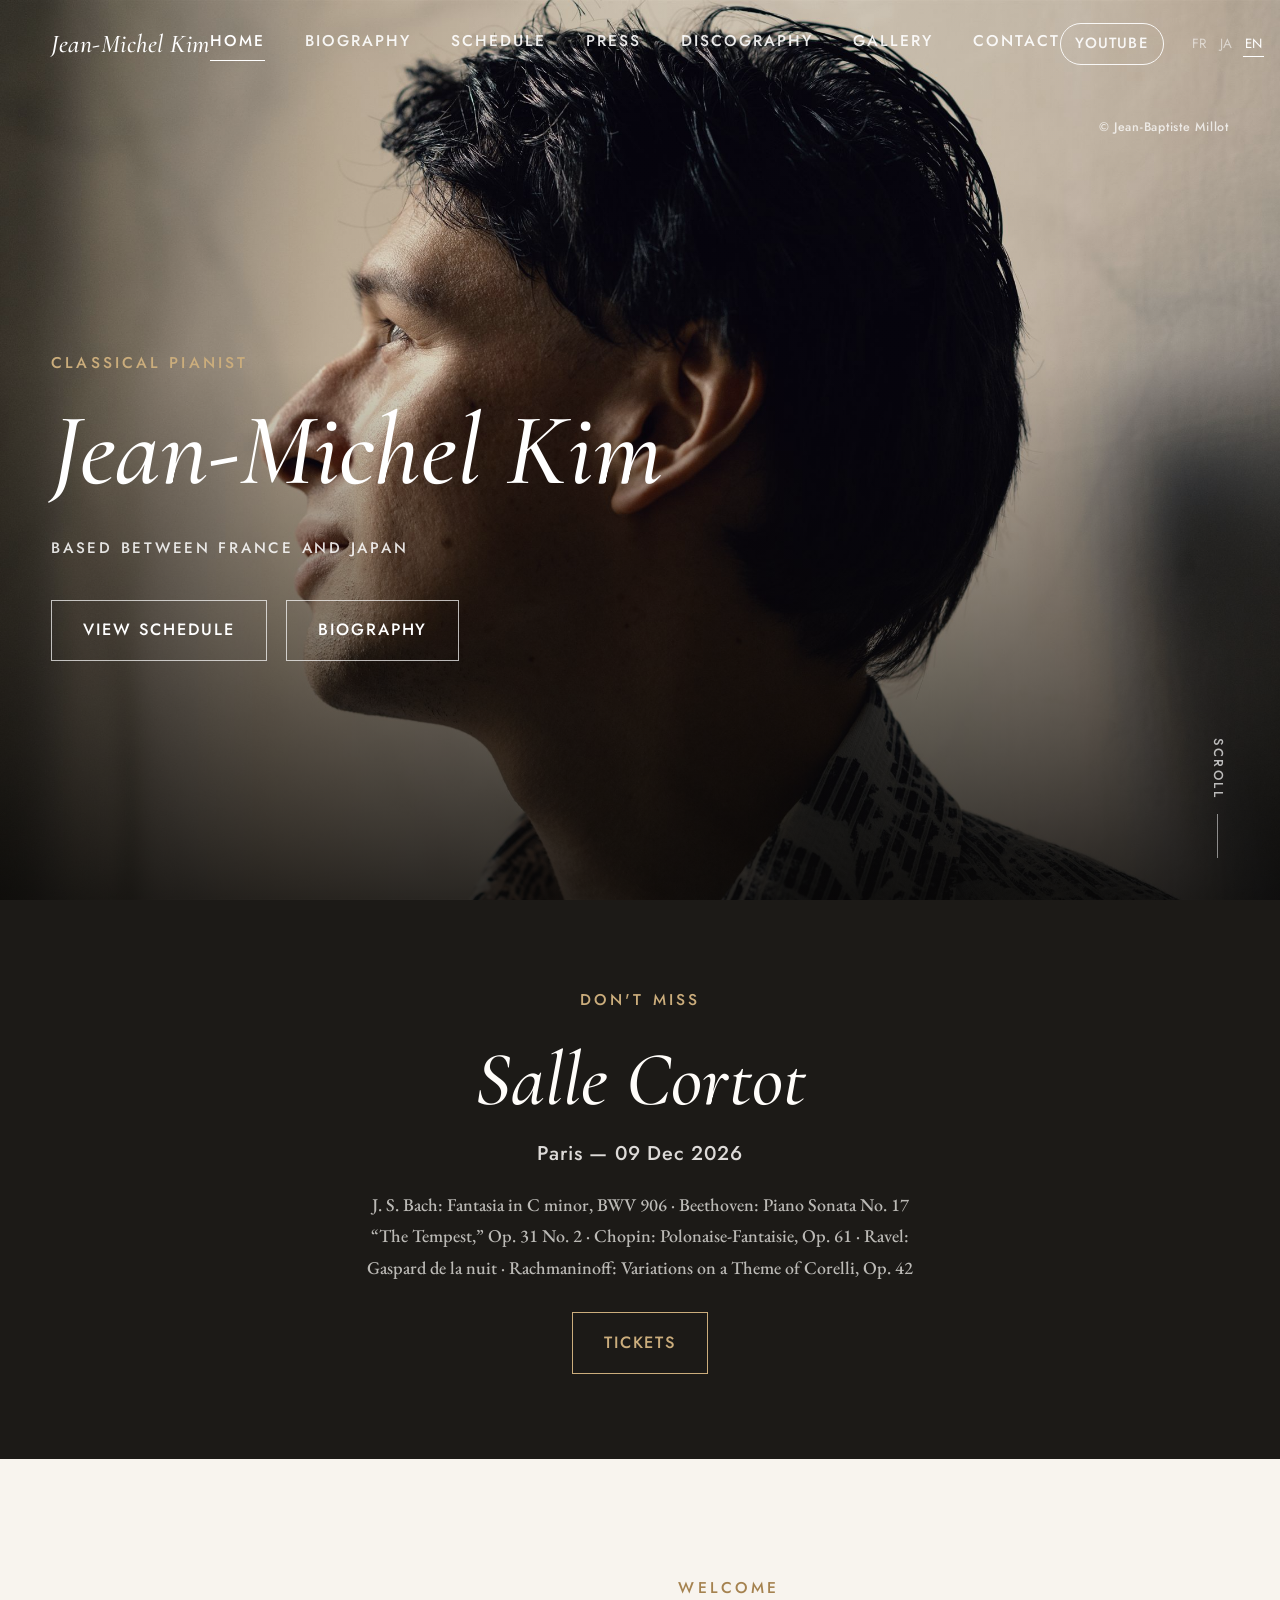
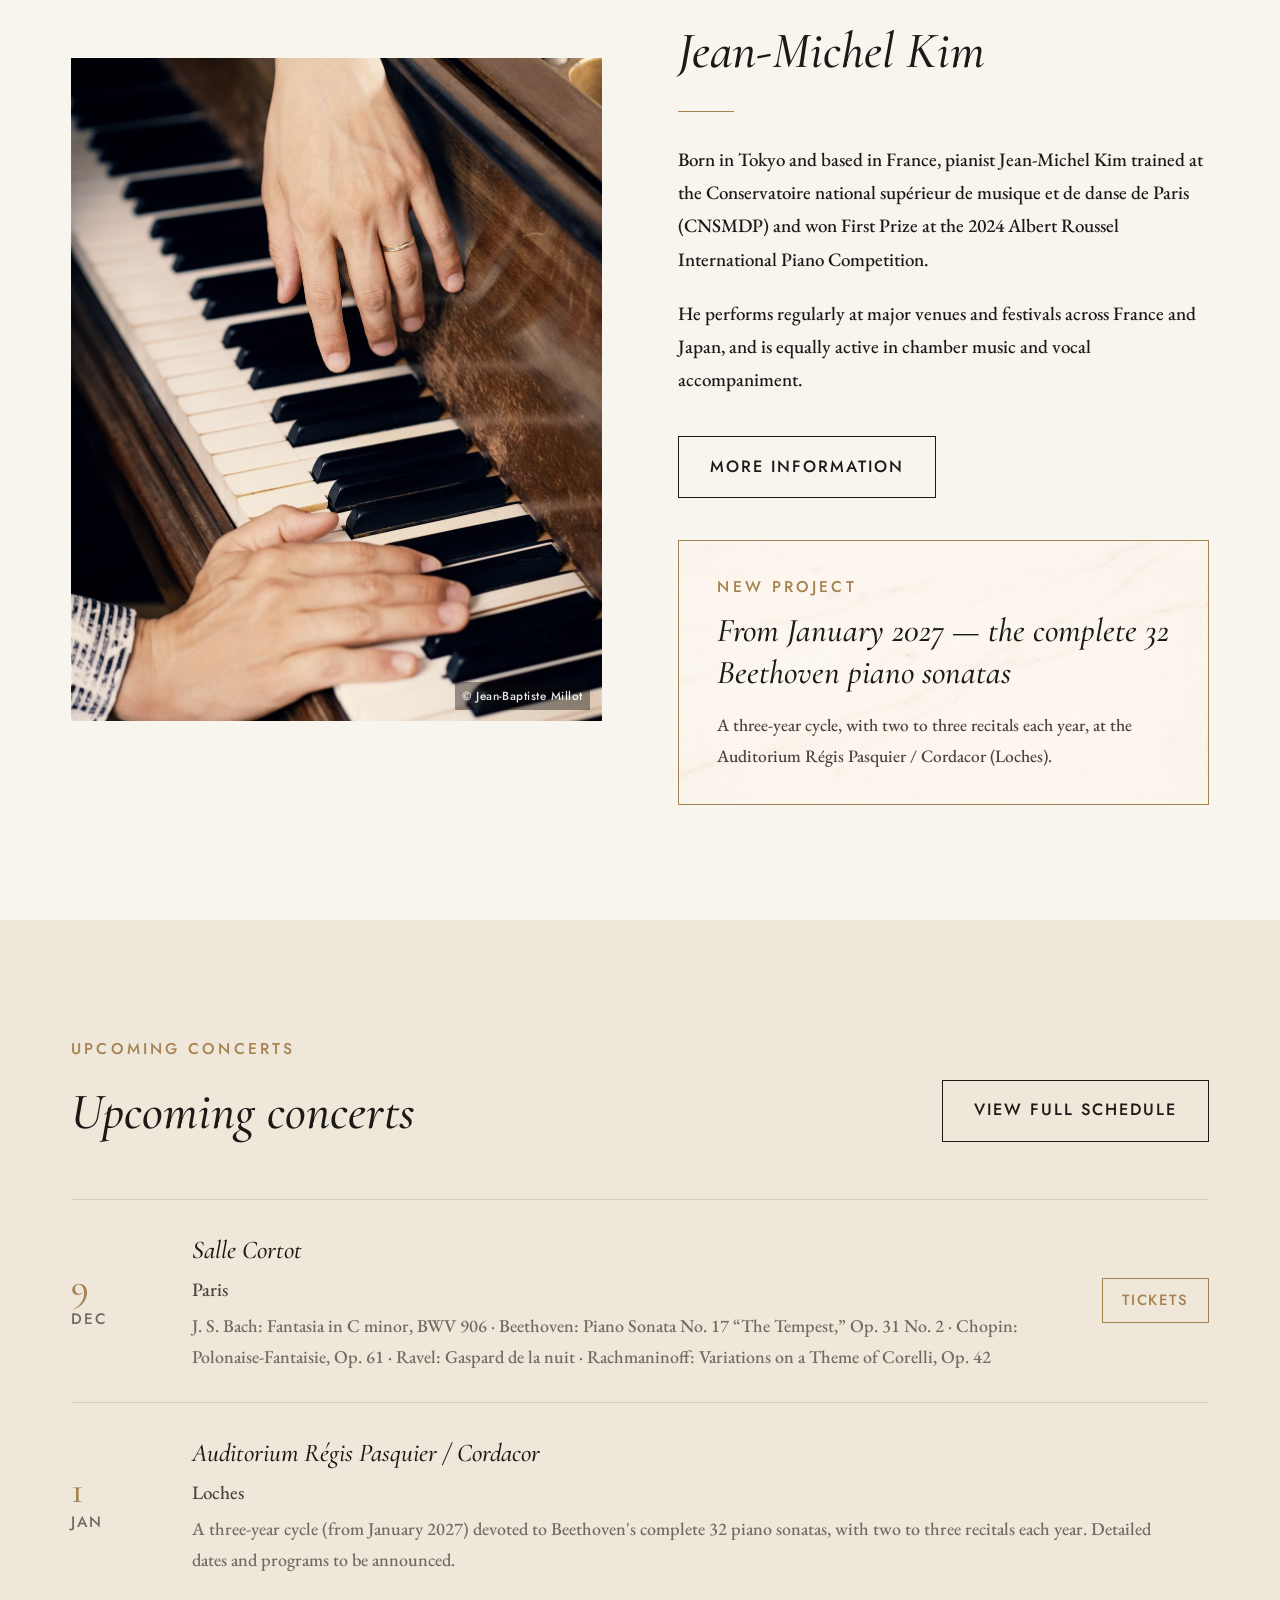
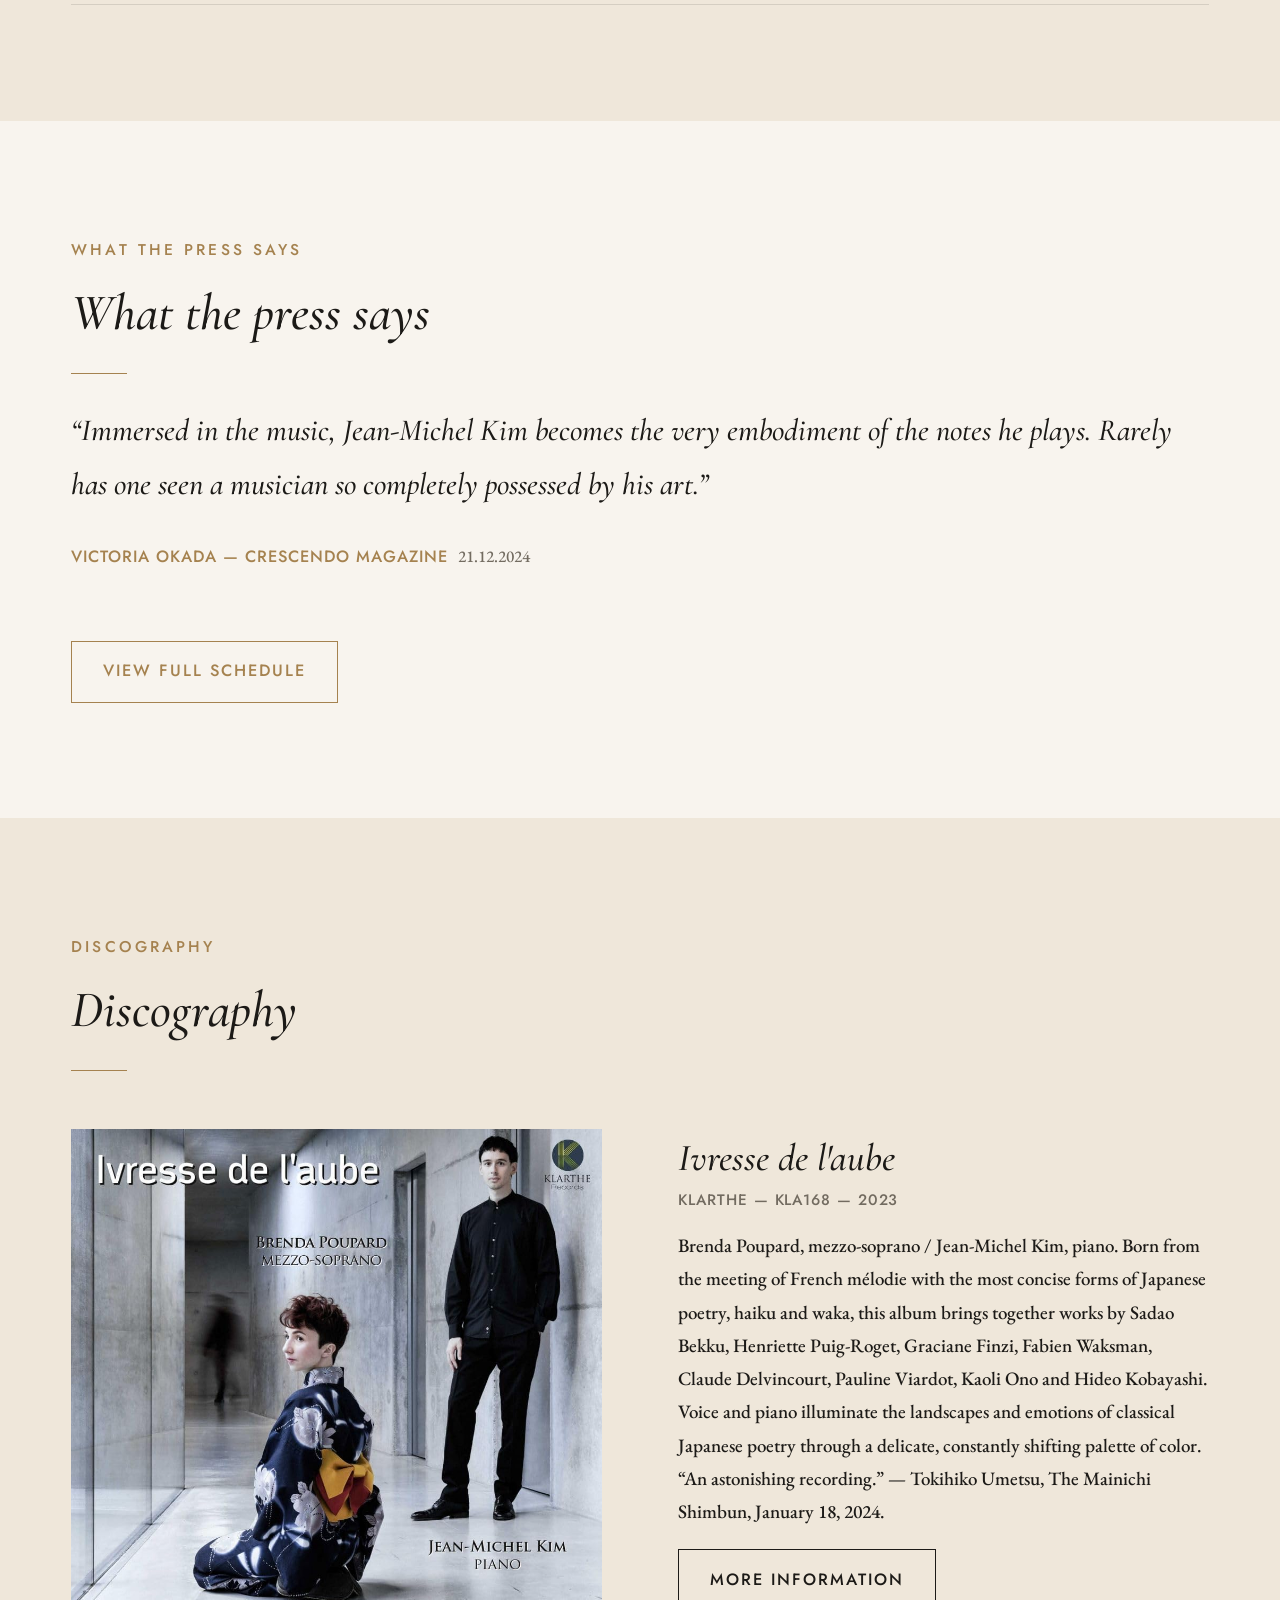
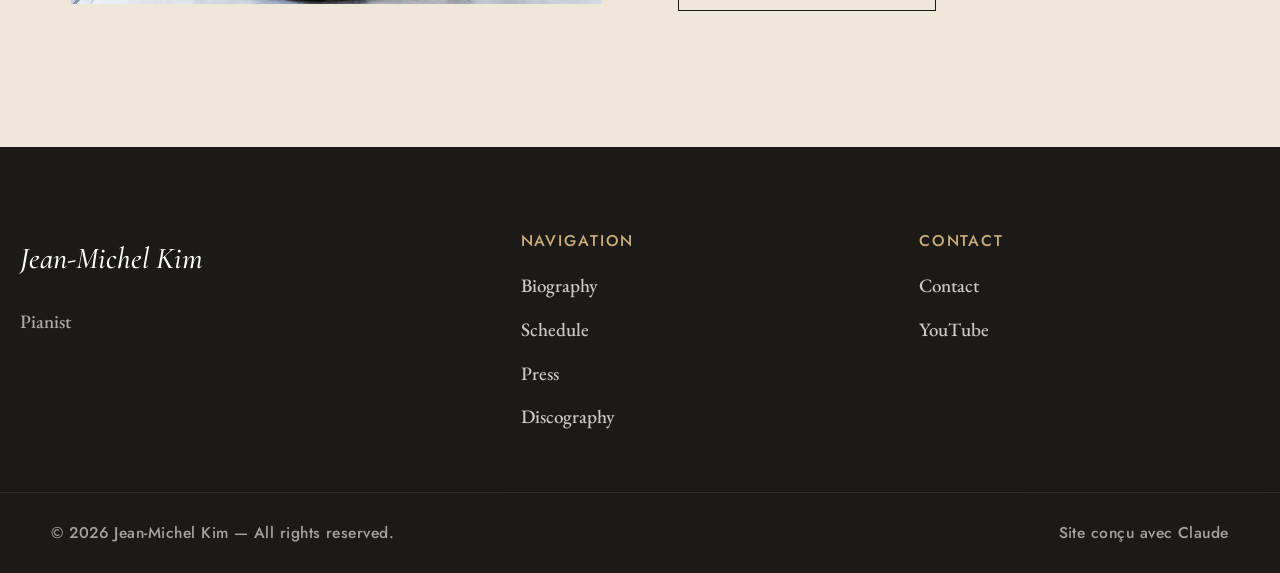
<file: index.html>
<!DOCTYPE html>
<html lang="fr">
<head>
<meta charset="UTF-8">
<meta name="viewport" content="width=device-width, initial-scale=1.0">
<meta name="description" content="Site officiel — pianiste classique.">
<link rel="stylesheet" href="css/style.css">
<title>…</title>
</head>
<body data-page="home" data-title-key="nav.home">

  <div id="site-header"></div>

  <section class="hero">
    <div class="hero-media">
      <!-- 静止画に戻しました。動画版は images/hero.mp4 に保存済みです -->
      <img src="images/hero.jpg" alt=""
        onerror="this.parentElement.classList.add('img-missing'); this.remove();">
      <!--
      <video autoplay muted loop playsinline poster="images/hero.jpg">
        <source src="images/hero.mp4" type="video/mp4">
      </video>
      -->
    </div>
    <div class="hero-credit">&copy; Jean-Baptiste Millot</div>
    <div class="hero-content">
      <div class="hero-eyebrow eyebrow" data-i18n="pages.home.heroEyebrow"></div>
      <h1 class="hero-title" data-i18n="site.name"></h1>
      <div class="hero-subtitle" data-i18n="pages.home.heroSubtitle"></div>
      <div class="hero-actions">
        <a class="btn btn-invert" href="schedule.html" data-i18n="pages.home.heroCta"></a>
        <a class="btn btn-invert" href="biography.html" data-i18n="nav.biography"></a>
      </div>
    </div>
    <div class="scroll-cue">Scroll</div>
  </section>

  <section class="featured-concert" id="featured-concert" style="display:none;">
    <div class="container featured-concert-inner">
      <div class="eyebrow featured-concert-eyebrow" data-i18n="pages.home.featuredEyebrow"></div>
      <h2 class="featured-concert-venue" id="featured-concert-venue"></h2>
      <div class="featured-concert-date" id="featured-concert-date"></div>
      <p class="featured-concert-program" id="featured-concert-program"></p>
      <a class="btn btn-gold featured-concert-cta" id="featured-concert-cta" target="_blank" rel="noopener"></a>
    </div>
  </section>

  <section>
    <div class="container two-col">
      <div class="frame-photo reveal">
        <!-- 写真: images/portrait-home.jpg を差し替えてください（縦長 4:5 推奨） -->
        <img src="images/portrait-home.jpg" alt=""
          onerror="this.replaceWith(Object.assign(document.createElement('div'),{className:'img-missing',style:'aspect-ratio:4/5',innerText:'Photo'}))">
        <span class="photo-credit">&copy; Jean-Baptiste Millot</span>
      </div>
      <div class="reveal">
        <div class="eyebrow" data-i18n="pages.home.introTitle"></div>
        <h2 class="section-title" data-i18n="site.name"></h2>
        <div class="divider"></div>
        <div id="home-intro-text"></div>
        <a class="btn" href="biography.html" data-i18n="common.moreInfo" style="margin-top:1rem;"></a>

        <div class="announce">
          <div class="eyebrow" data-i18n="pages.home.announceEyebrow"></div>
          <p class="announce-title" data-i18n="pages.home.announceTitle" data-i18n-html></p>
          <p class="announce-text" data-i18n="pages.home.announceText" data-i18n-html></p>
        </div>
      </div>
    </div>
  </section>

  <section class="section-alt">
    <div class="container">
      <div class="section-head">
        <div>
          <div class="eyebrow" data-i18n="pages.home.upcomingTitle"></div>
          <h2 class="section-title" data-i18n="pages.home.upcomingTitle"></h2>
        </div>
        <a class="btn" href="schedule.html" data-i18n="common.viewAll"></a>
      </div>
      <div id="home-upcoming" class="upcoming-list reveal"></div>
    </div>
  </section>

  <section>
    <div class="container">
      <div class="eyebrow" data-i18n="pages.home.pressTitle"></div>
      <h2 class="section-title" data-i18n="pages.home.pressTitle"></h2>
      <div class="divider"></div>
      <div id="home-press" class="press-quote reveal" style="border:none; padding-top:0;"></div>
      <a class="btn btn-gold" href="press.html" data-i18n="common.viewAll" style="margin-top:1rem;"></a>
    </div>
  </section>

  <section class="section-alt">
    <div class="container">
      <div class="eyebrow" data-i18n="pages.home.discoTitle"></div>
      <h2 class="section-title" data-i18n="pages.home.discoTitle"></h2>
      <div class="divider"></div>
      <div id="home-disco" class="two-col reveal"></div>
    </div>
  </section>

  <div id="site-footer"></div>

  <script src="js/data/content.js"></script>
  <script src="js/data/schedule.js"></script>
  <script src="js/data/press.js"></script>
  <script src="js/data/discography.js"></script>
  <script src="js/data/gallery.js"></script>
  <script src="js/i18n.js"></script>
  <script src="js/components.js"></script>
  <script src="js/render.js"></script>
  <script src="js/main.js"></script>
</body>
</html>
</file>
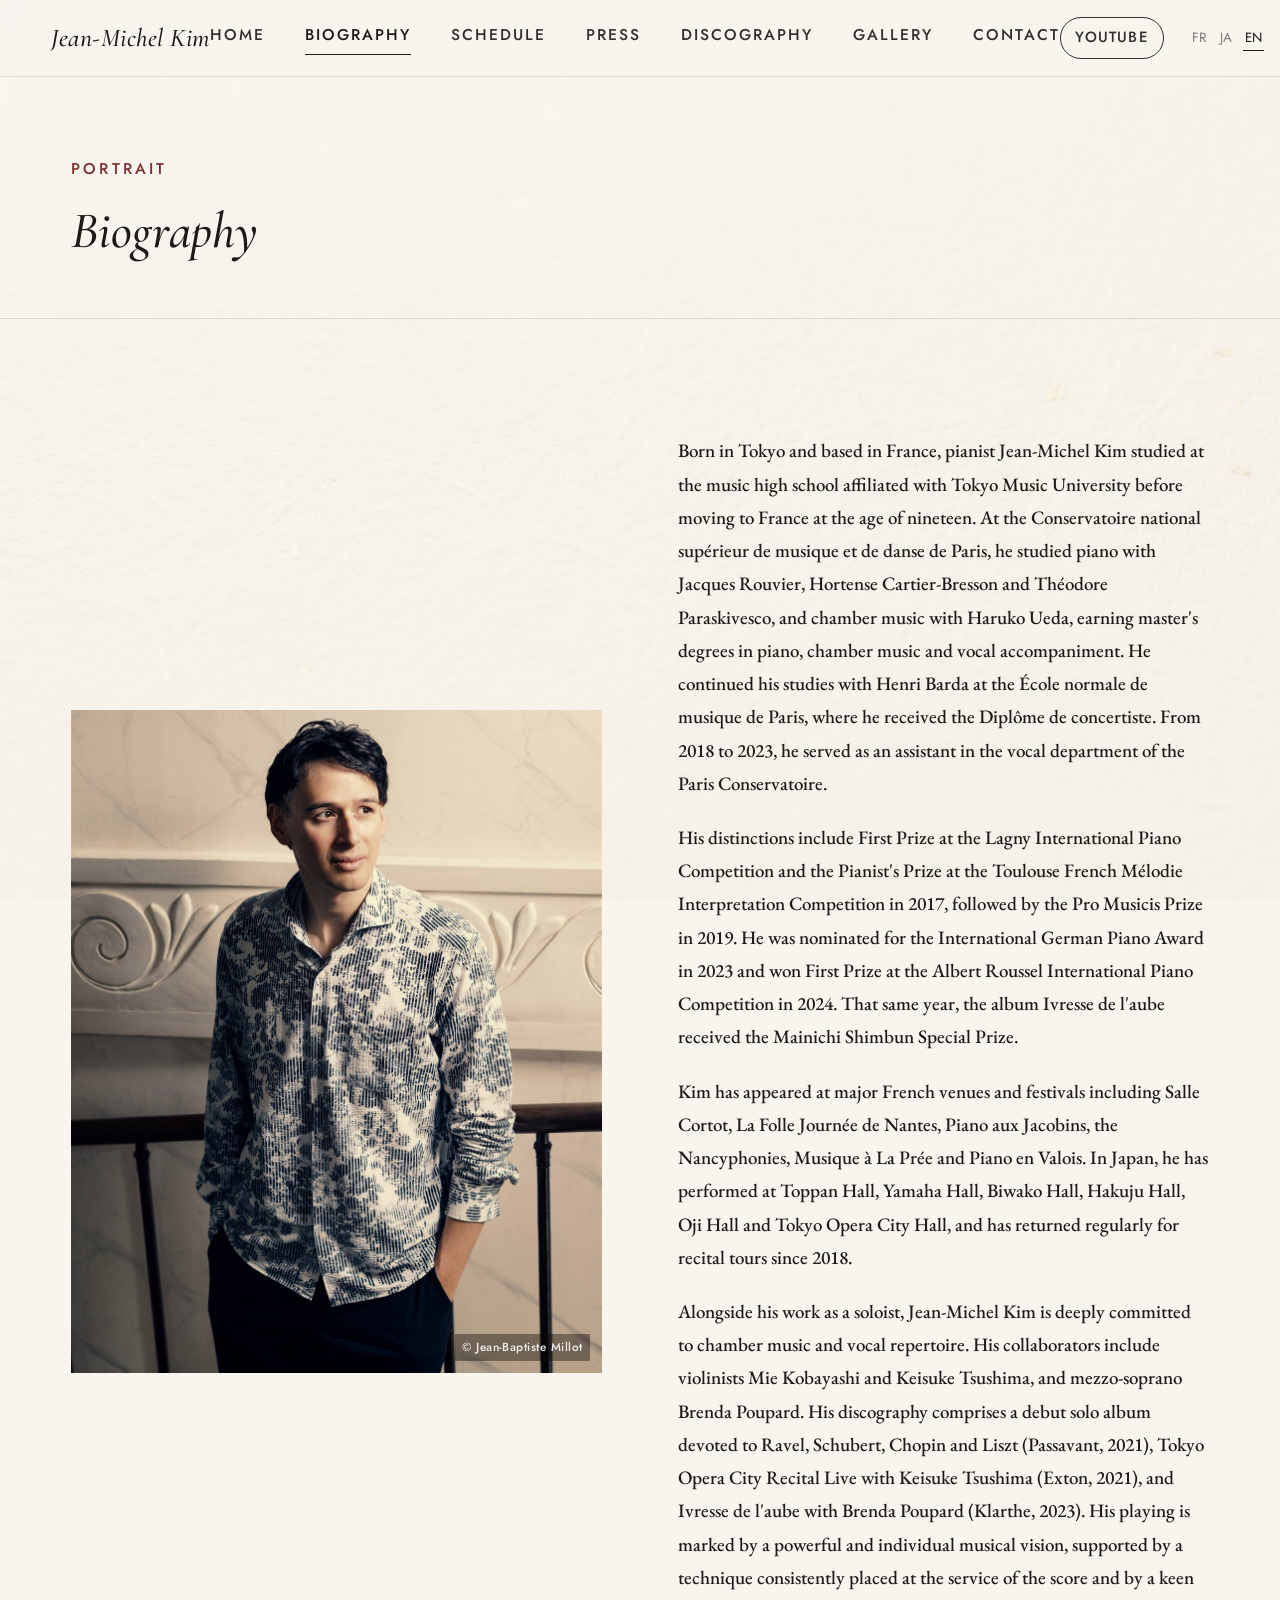
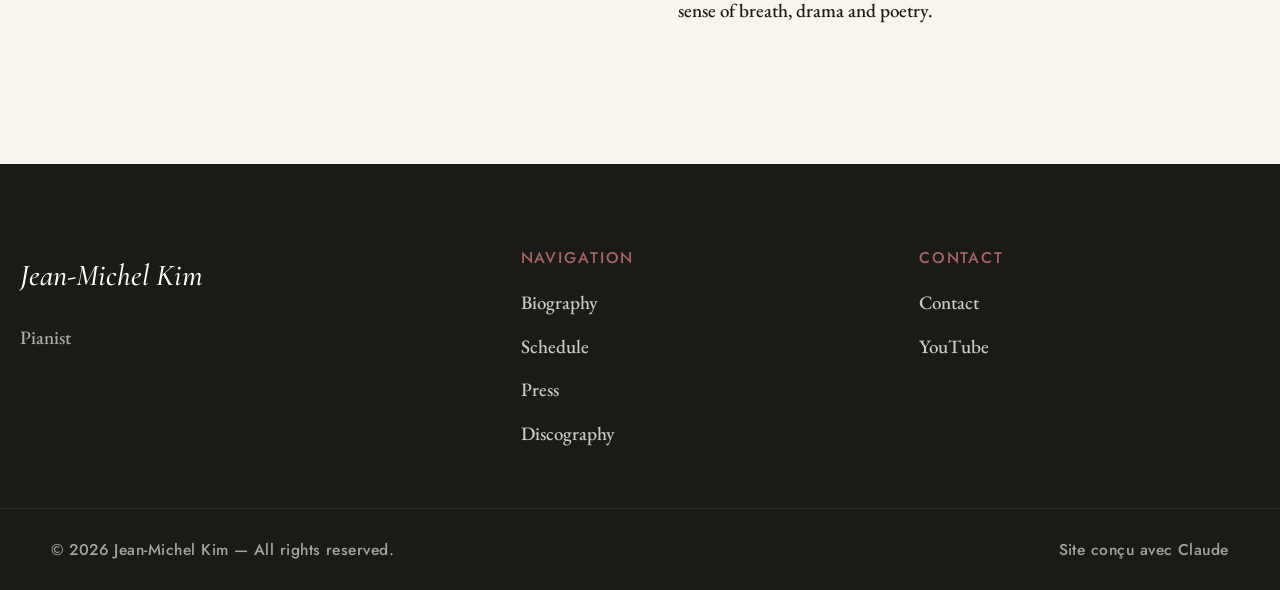
<file: biography.html>
<!DOCTYPE html>
<html lang="fr">
<head>
<meta charset="UTF-8">
<meta name="viewport" content="width=device-width, initial-scale=1.0">
<link rel="stylesheet" href="css/style.css">
<title>…</title>
</head>
<body data-page="biography" data-title-key="nav.biography">

  <div id="site-header"></div>

  <header class="page-header">
    <div class="container">
      <div class="eyebrow" data-i18n="pages.biography.eyebrow"></div>
      <h1 class="section-title" data-i18n="pages.biography.title"></h1>
    </div>
  </header>

  <section>
    <div class="container two-col">
      <div class="frame-photo reveal">
        <!-- 写真: images/portrait-bio.jpg を差し替えてください（縦長 4:5 推奨） -->
        <img src="images/portrait-bio.jpg" alt=""
          onerror="this.replaceWith(Object.assign(document.createElement('div'),{className:'img-missing',style:'aspect-ratio:4/5',innerText:'Photo'}))">
        <span class="photo-credit">&copy; Jean-Baptiste Millot</span>
      </div>
      <div class="reveal" id="bio-text"></div>
    </div>
  </section>

  <div id="site-footer"></div>

  <script src="js/data/content.js"></script>
  <script src="js/data/schedule.js"></script>
  <script src="js/data/press.js"></script>
  <script src="js/data/discography.js"></script>
  <script src="js/data/gallery.js"></script>
  <script src="js/i18n.js"></script>
  <script src="js/components.js"></script>
  <script src="js/render.js"></script>
  <script src="js/main.js"></script>
</body>
</html>
</file>
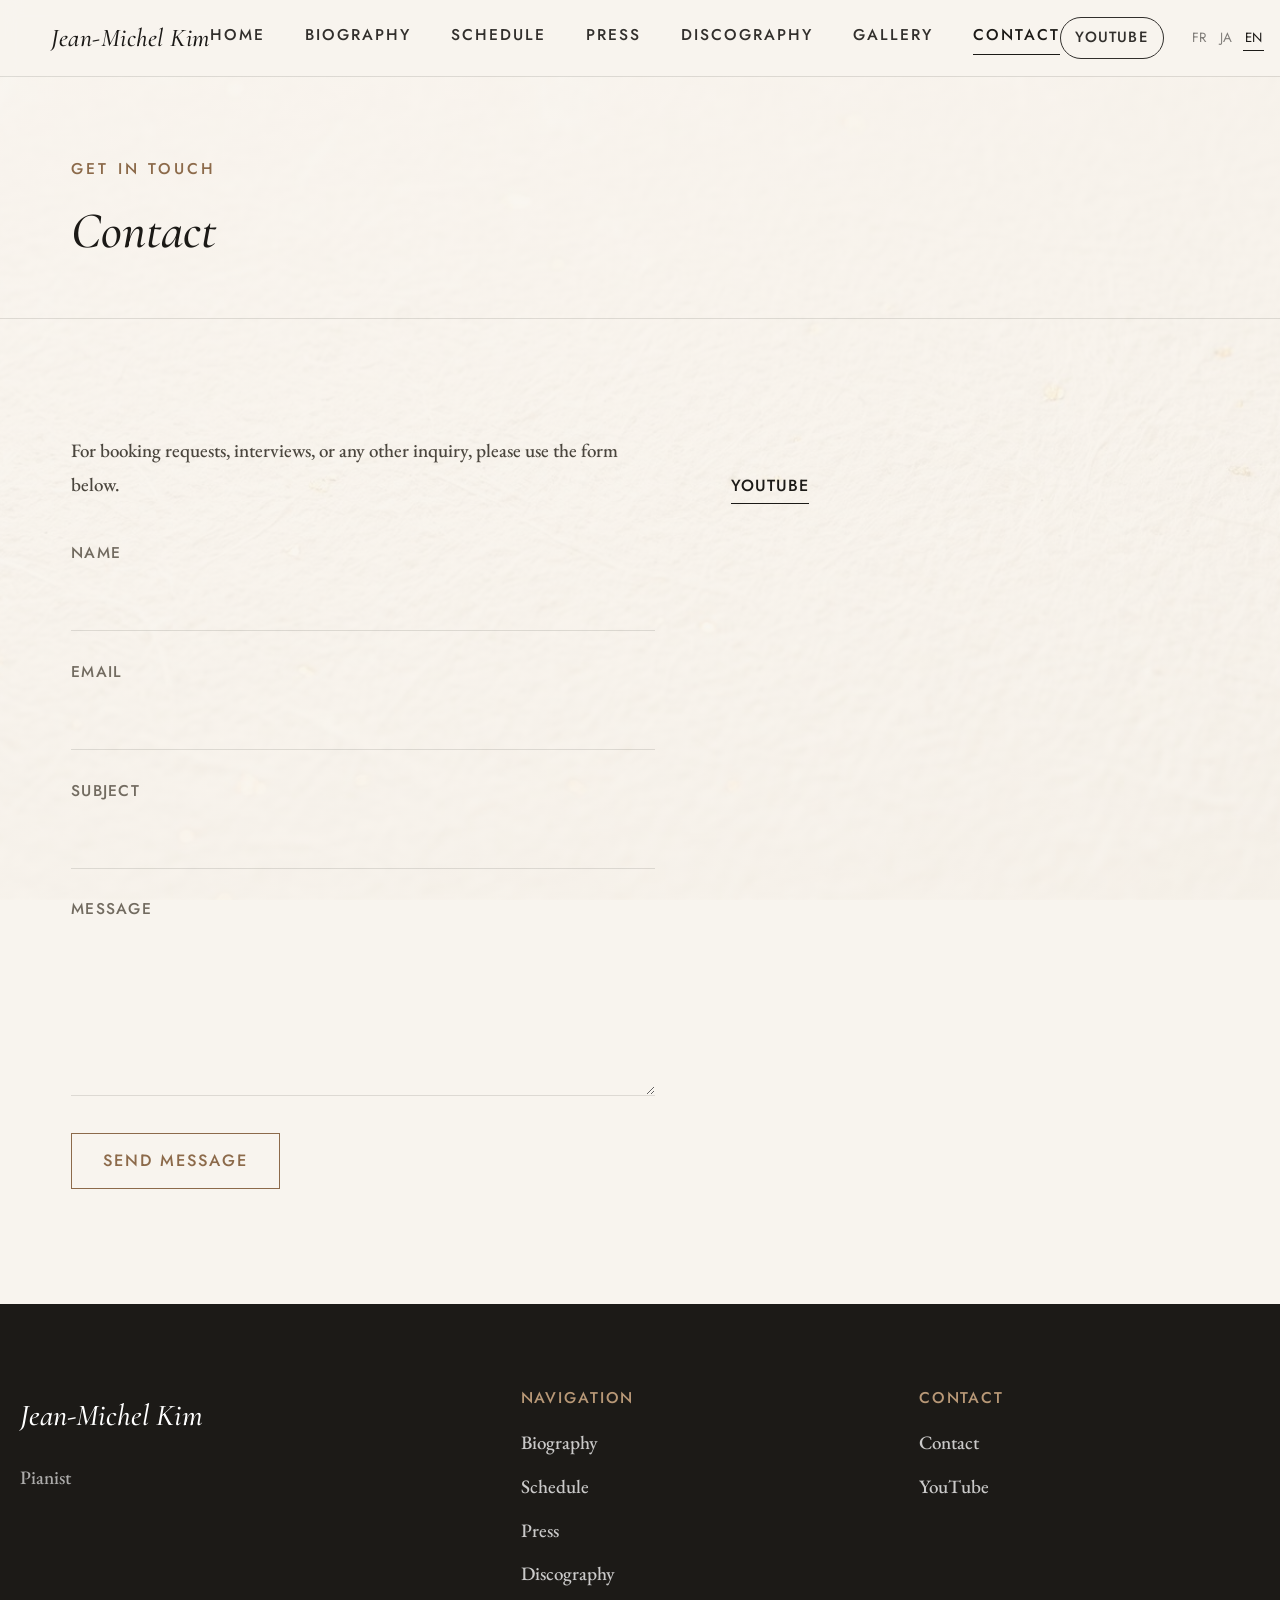
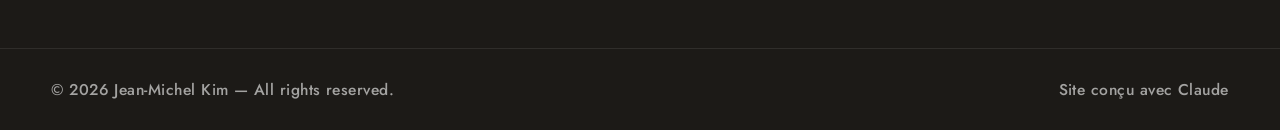
<file: contact.html>
<!DOCTYPE html>
<html lang="fr">
<head>
<meta charset="UTF-8">
<meta name="viewport" content="width=device-width, initial-scale=1.0">
<link rel="stylesheet" href="css/style.css">
<title>…</title>
</head>
<body data-page="contact" data-title-key="nav.contact">

  <div id="site-header"></div>

  <header class="page-header">
    <div class="container">
      <div class="eyebrow" data-i18n="pages.contact.eyebrow"></div>
      <h1 class="section-title" data-i18n="pages.contact.title"></h1>
    </div>
  </header>

  <section>
    <div class="container contact-grid">
      <div class="reveal">
        <p class="section-intro" data-i18n="pages.contact.formIntro" style="margin-bottom:2rem;"></p>

        <!--
          このフォームは Formspree（https://formspree.io）にPOSTされます。
          サイトのコード上にメールアドレスは一切含まれません。
          別のFormspreeフォームに差し替えたい場合は、action属性の
          URLを新しいFormエンドポイントに置き換えてください。
        -->
        <form id="contact-form" name="contact" method="POST" action="https://formspree.io/f/xjybkapd">
          <p style="display:none;"><label>Don't fill this out: <input name="_gotcha"></label></p>

          <div class="field">
            <label data-i18n="common.nameLabel"></label>
            <input type="text" name="name" required>
          </div>
          <div class="field">
            <label data-i18n="common.emailLabel"></label>
            <input type="email" name="email" required>
          </div>
          <div class="field">
            <label data-i18n="common.subjectLabel"></label>
            <input type="text" name="subject">
          </div>
          <div class="field">
            <label data-i18n="common.messageLabel"></label>
            <textarea name="message" rows="5" required></textarea>
          </div>
          <button type="submit" class="btn btn-gold" data-i18n="common.sendMessage"></button>
          <p id="contact-thanks" style="display:none; margin-top:1rem; color:var(--color-gold);" data-i18n="pages.contact.sentThanks"></p>
          <p id="contact-error" style="display:none; margin-top:1rem; color:var(--color-ink-soft);" data-i18n="pages.contact.sendError"></p>
        </form>
      </div>

      <div class="reveal">
        <div class="social-row" id="contact-social"></div>
      </div>
    </div>
  </section>

  <div id="site-footer"></div>

  <script src="js/data/content.js"></script>
  <script src="js/data/schedule.js"></script>
  <script src="js/data/press.js"></script>
  <script src="js/data/discography.js"></script>
  <script src="js/data/gallery.js"></script>
  <script src="js/i18n.js"></script>
  <script src="js/components.js"></script>
  <script src="js/render.js"></script>
  <script src="js/main.js"></script>
  <script>
    document.addEventListener("DOMContentLoaded", () => {
      const form = document.getElementById("contact-form");
      const thanks = document.getElementById("contact-thanks");
      const errorMsg = document.getElementById("contact-error");
      form.addEventListener("submit", (e) => {
        e.preventDefault();
        const data = new FormData(form);
        fetch(form.action, {
          method: "POST",
          body: data,
          headers: { "Accept": "application/json" }
        }).then((response) => {
          if (response.ok) {
            thanks.style.display = "block";
            if (errorMsg) errorMsg.style.display = "none";
            form.reset();
          } else {
            if (errorMsg) errorMsg.style.display = "block";
          }
        }).catch(() => {
          if (errorMsg) errorMsg.style.display = "block";
        });
      });
    });
  </script>
</body>
</html>
</file>
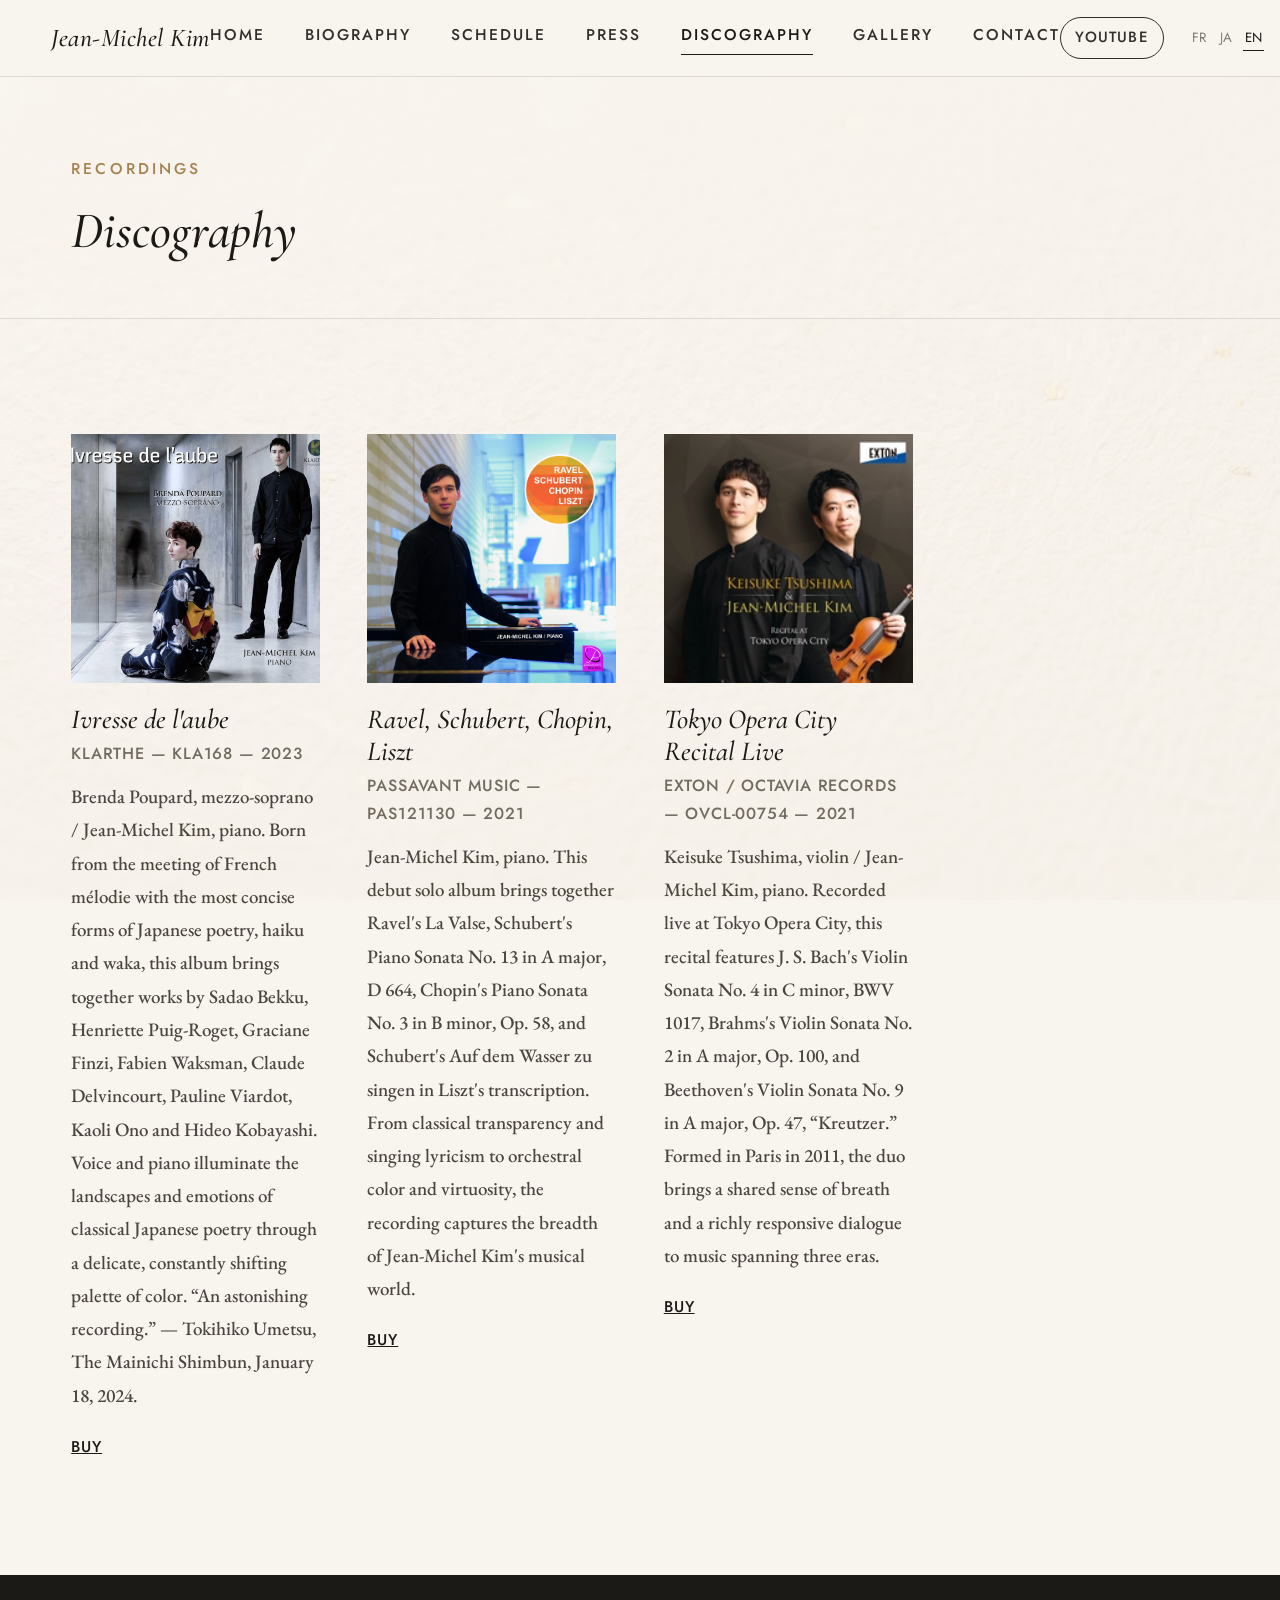
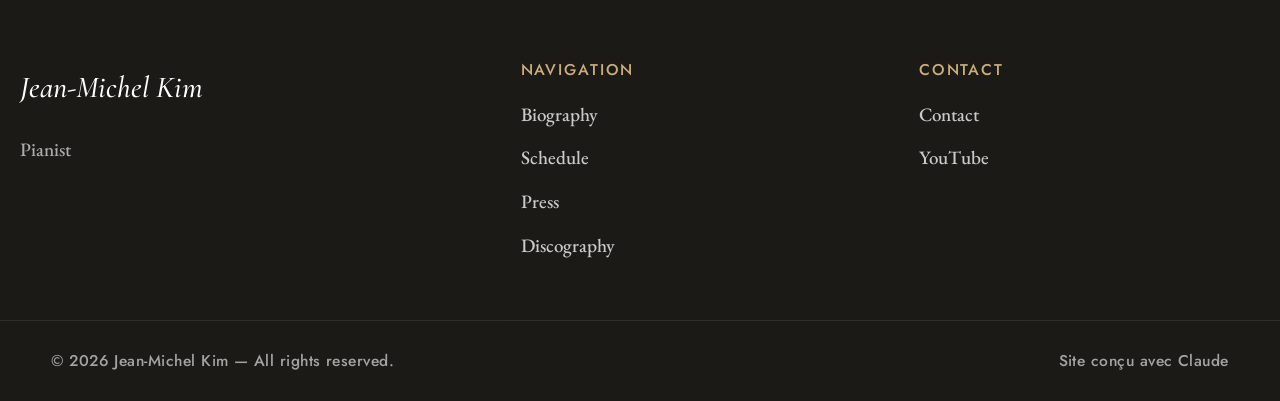
<file: discography.html>
<!DOCTYPE html>
<html lang="fr">
<head>
<meta charset="UTF-8">
<meta name="viewport" content="width=device-width, initial-scale=1.0">
<link rel="stylesheet" href="css/style.css">
<title>…</title>
</head>
<body data-page="discography" data-title-key="nav.discography">

  <div id="site-header"></div>

  <header class="page-header">
    <div class="container">
      <div class="eyebrow" data-i18n="pages.discography.eyebrow"></div>
      <h1 class="section-title" data-i18n="pages.discography.title"></h1>
    </div>
  </header>

  <section>
    <div class="container">
      <div id="disco-grid" class="disco-grid"></div>
    </div>
  </section>

  <div id="site-footer"></div>

  <script src="js/data/content.js"></script>
  <script src="js/data/schedule.js"></script>
  <script src="js/data/press.js"></script>
  <script src="js/data/discography.js"></script>
  <script src="js/data/gallery.js"></script>
  <script src="js/i18n.js"></script>
  <script src="js/components.js"></script>
  <script src="js/render.js"></script>
  <script src="js/main.js"></script>
</body>
</html>
</file>
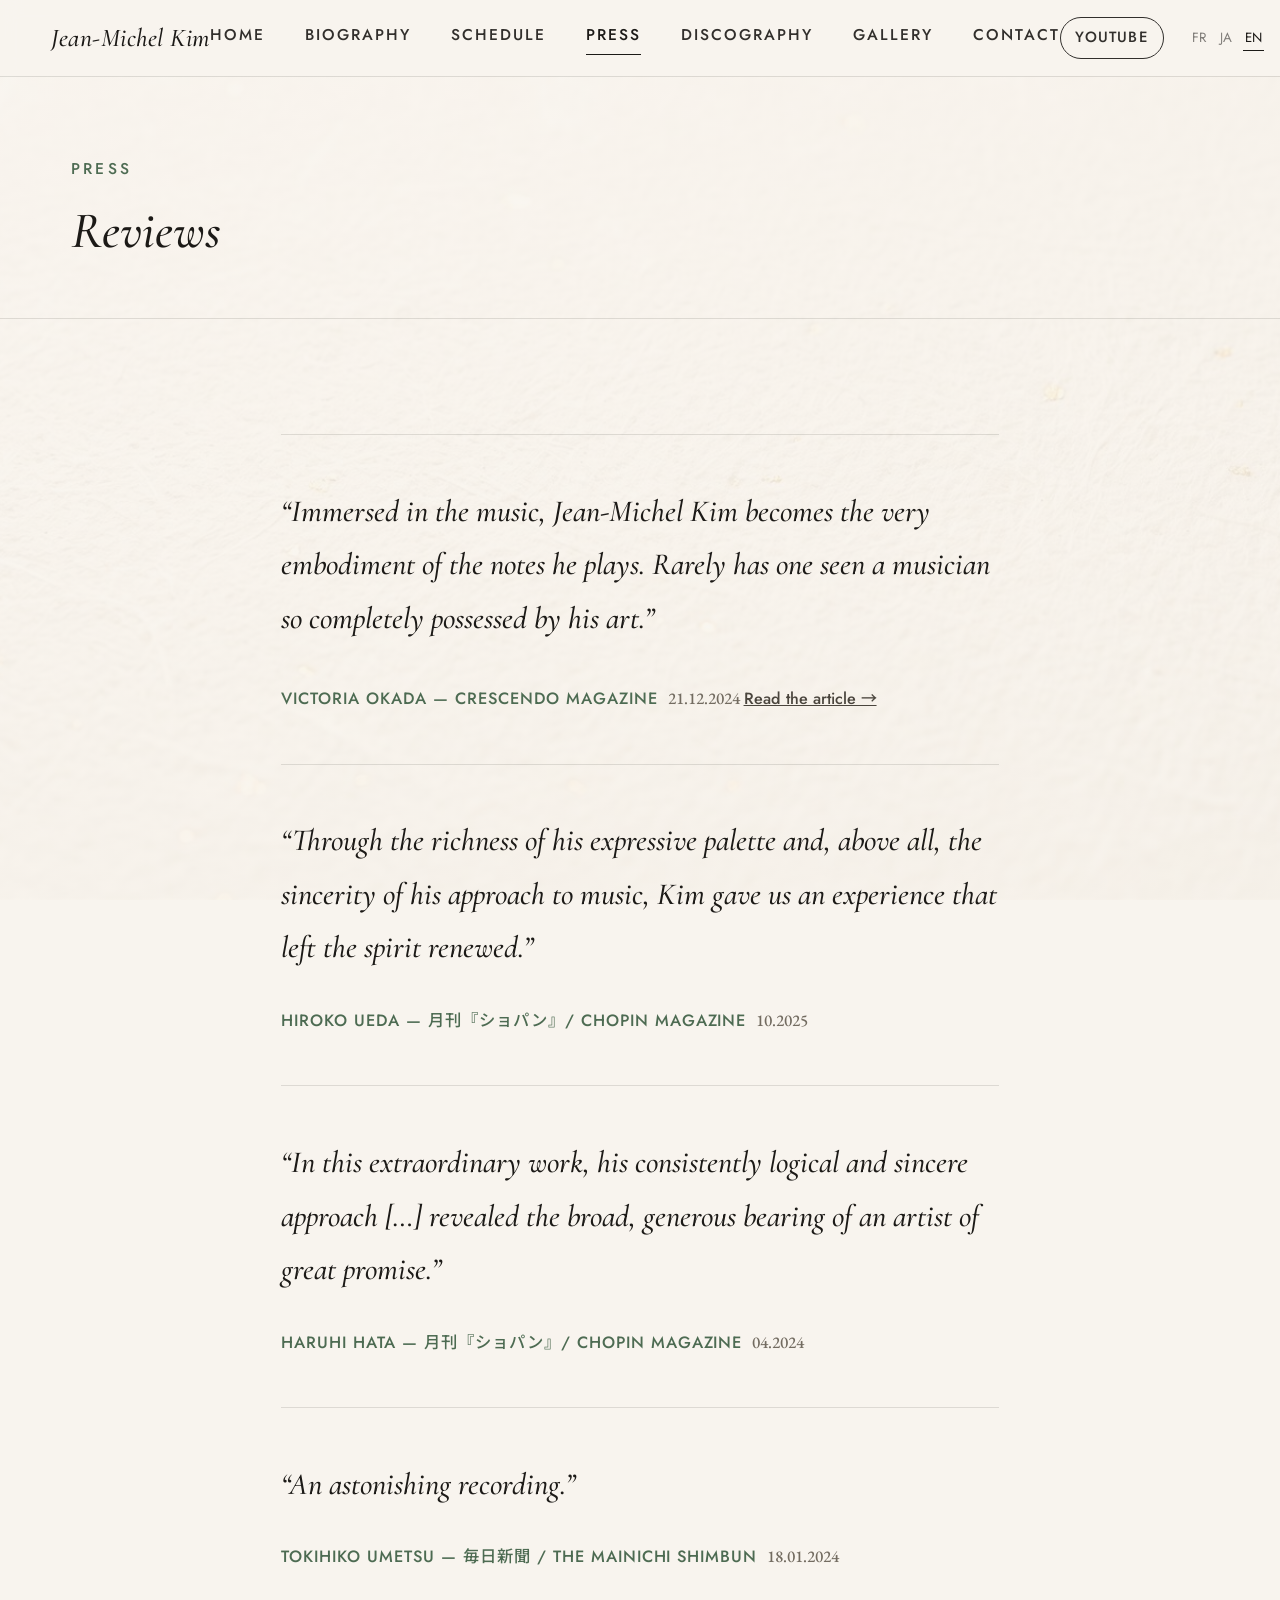
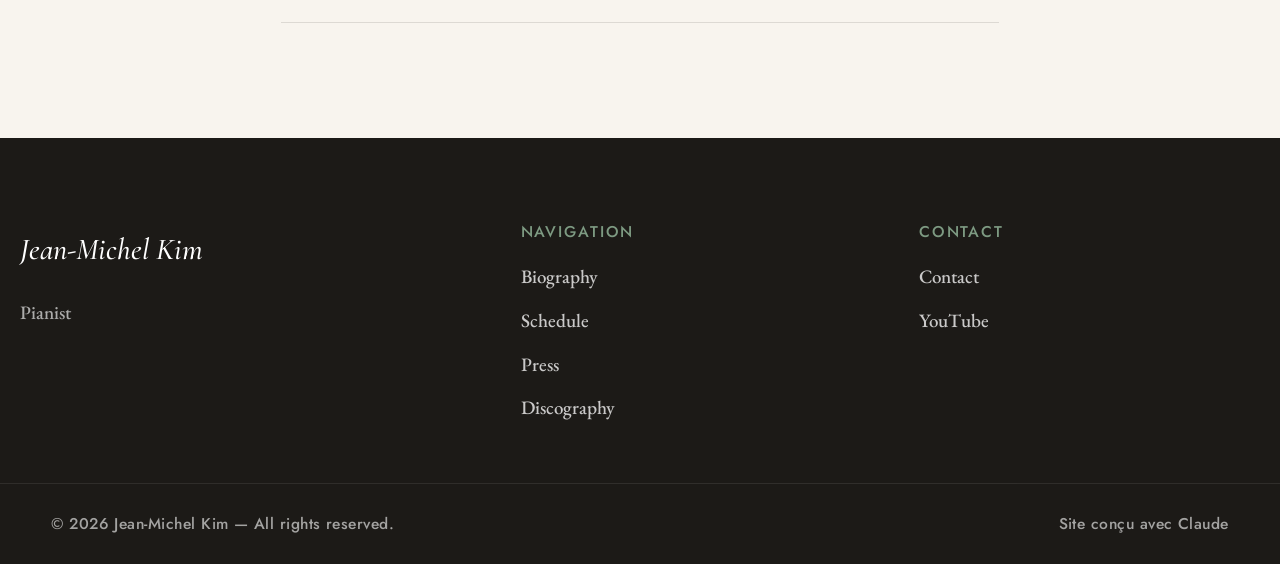
<file: press.html>
<!DOCTYPE html>
<html lang="fr">
<head>
<meta charset="UTF-8">
<meta name="viewport" content="width=device-width, initial-scale=1.0">
<link rel="stylesheet" href="css/style.css">
<title>…</title>
</head>
<body data-page="press" data-title-key="nav.press">

  <div id="site-header"></div>

  <header class="page-header">
    <div class="container">
      <div class="eyebrow" data-i18n="pages.press.eyebrow"></div>
      <h1 class="section-title" data-i18n="pages.press.title"></h1>
    </div>
  </header>

  <section>
    <div class="container" style="max-width:820px;">
      <div id="press-list"></div>
    </div>
  </section>

  <div id="site-footer"></div>

  <script src="js/data/content.js"></script>
  <script src="js/data/schedule.js"></script>
  <script src="js/data/press.js"></script>
  <script src="js/data/discography.js"></script>
  <script src="js/data/gallery.js"></script>
  <script src="js/i18n.js"></script>
  <script src="js/components.js"></script>
  <script src="js/render.js"></script>
  <script src="js/main.js"></script>
</body>
</html>
</file>
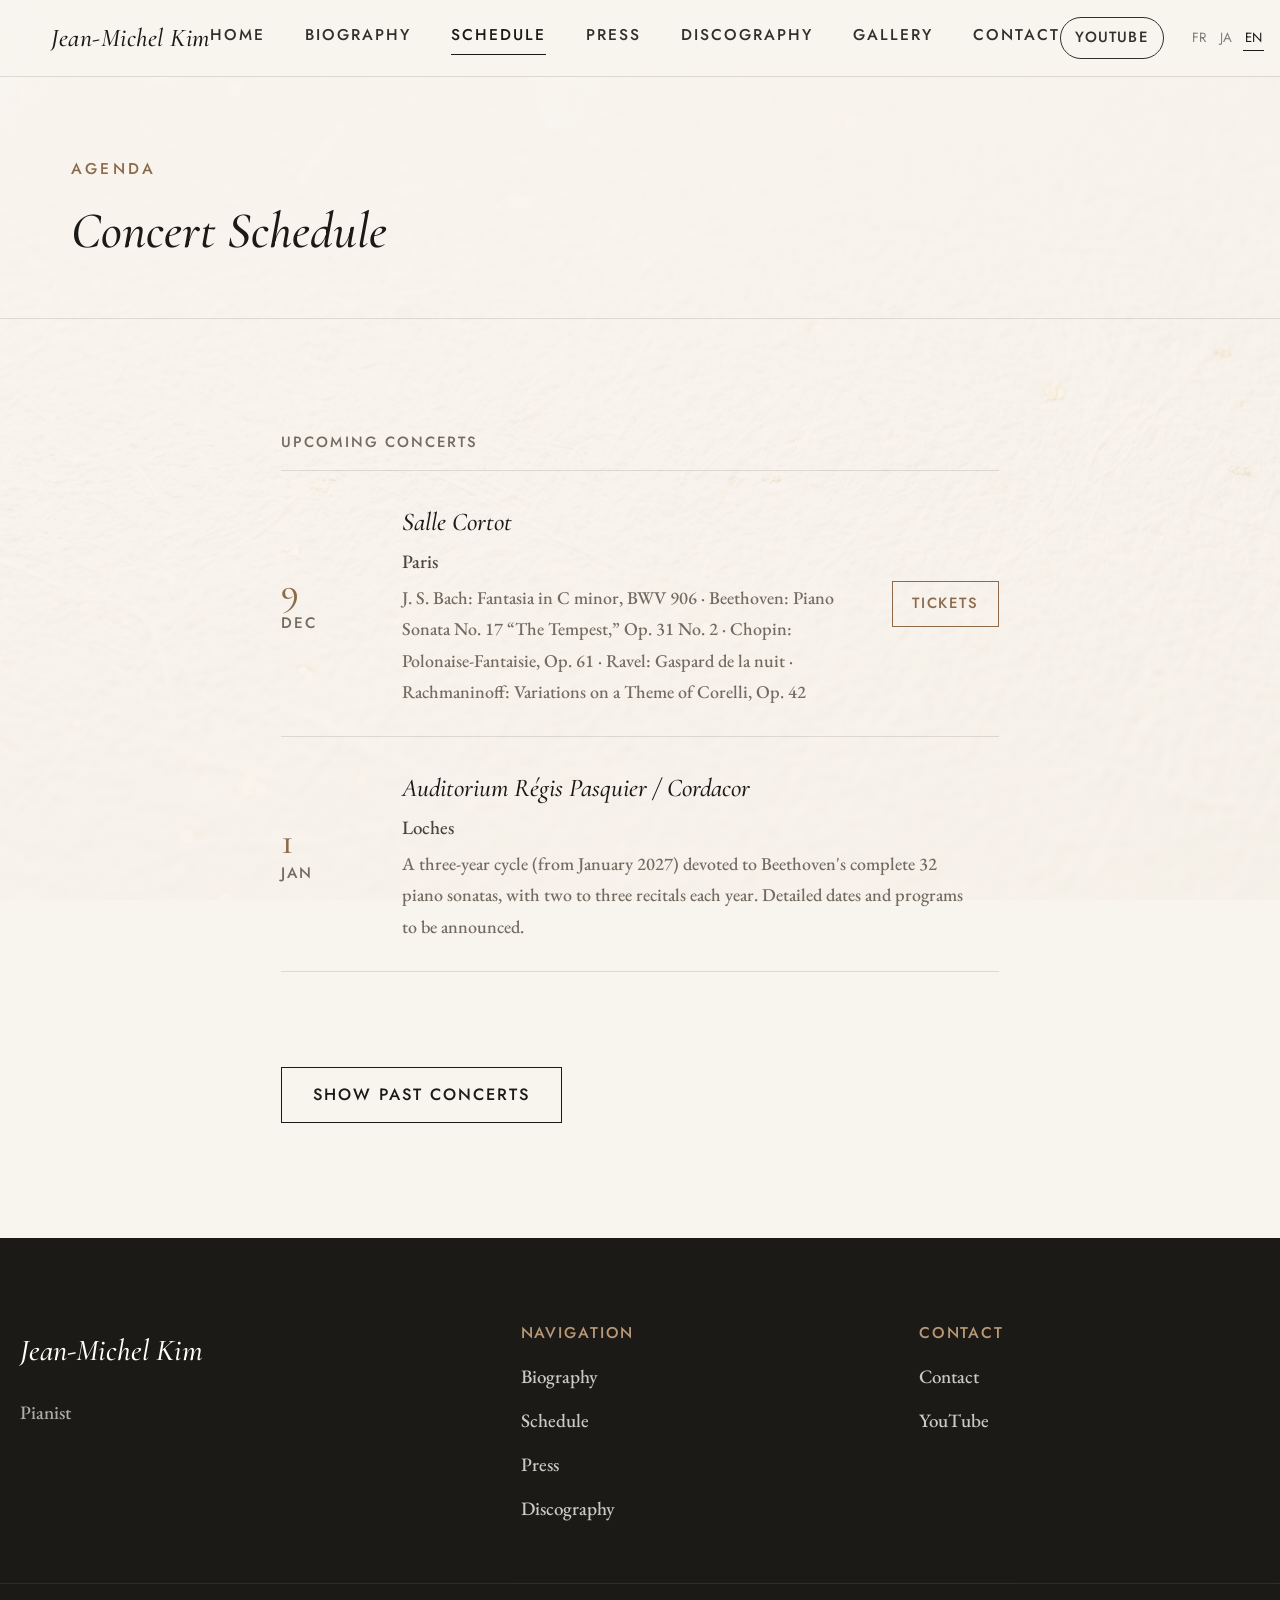
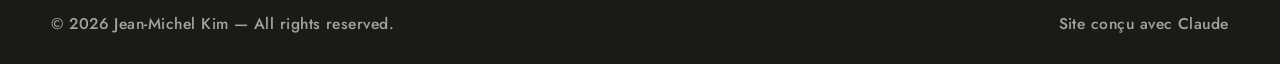
<file: schedule.html>
<!DOCTYPE html>
<html lang="fr">
<head>
<meta charset="UTF-8">
<meta name="viewport" content="width=device-width, initial-scale=1.0">
<link rel="stylesheet" href="css/style.css">
<title>…</title>
</head>
<body data-page="schedule" data-title-key="nav.schedule">

  <div id="site-header"></div>

  <header class="page-header">
    <div class="container">
      <div class="eyebrow" data-i18n="pages.schedule.eyebrow"></div>
      <h1 class="section-title" data-i18n="pages.schedule.title"></h1>
    </div>
  </header>

  <section>
    <div class="container" style="max-width:820px;">
      <h2 style="font-family:var(--font-ui); font-size:.78rem; letter-spacing:.14em; text-transform:uppercase; color:var(--color-ink-faint); margin-bottom:1rem;" data-i18n="common.upcoming"></h2>
      <div id="schedule-upcoming" class="upcoming-list reveal"></div>

      <div class="mt-lg">
        <button id="schedule-past-toggle" class="btn past-toggle"></button>
        <div id="schedule-past" class="upcoming-list mt-lg"></div>
      </div>
    </div>
  </section>

  <div id="site-footer"></div>

  <script src="js/data/content.js"></script>
  <script src="js/data/schedule.js"></script>
  <script src="js/data/press.js"></script>
  <script src="js/data/discography.js"></script>
  <script src="js/data/gallery.js"></script>
  <script src="js/i18n.js"></script>
  <script src="js/components.js"></script>
  <script src="js/render.js"></script>
  <script src="js/main.js"></script>
</body>
</html>
</file>
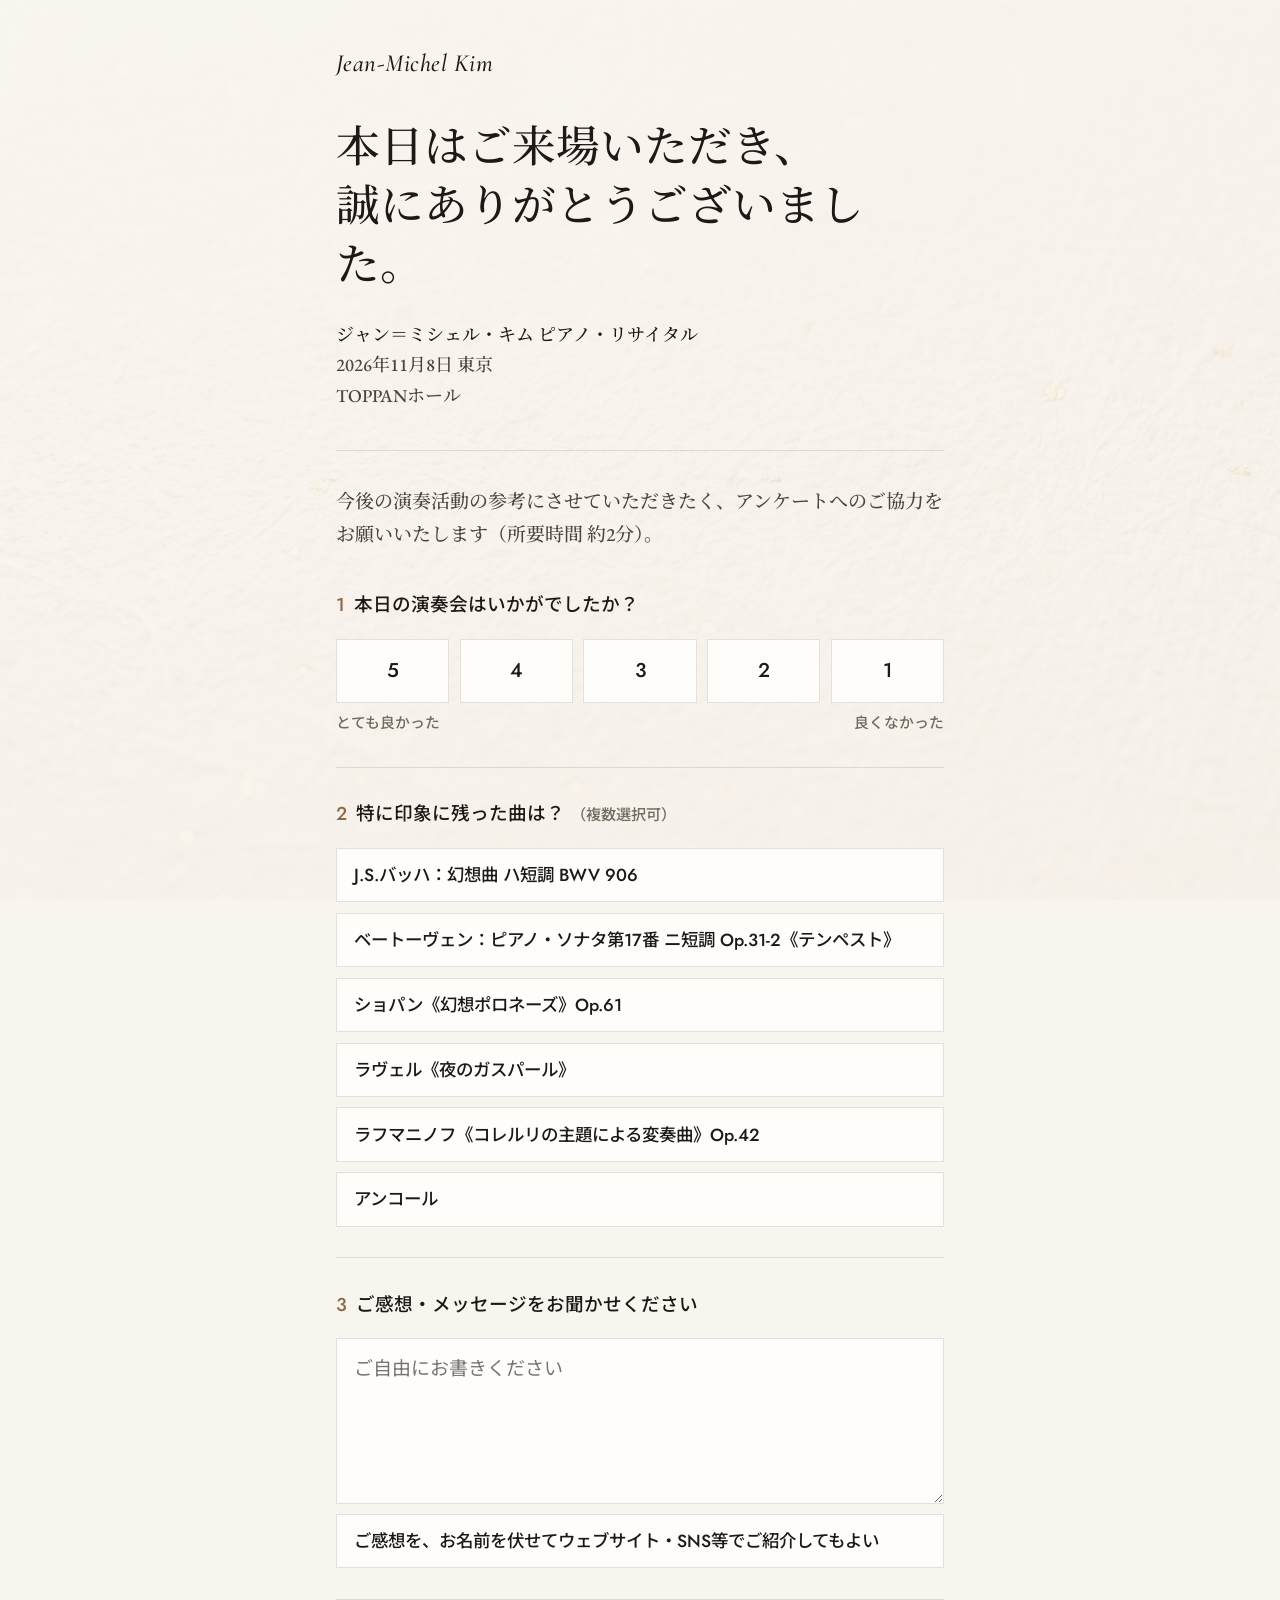
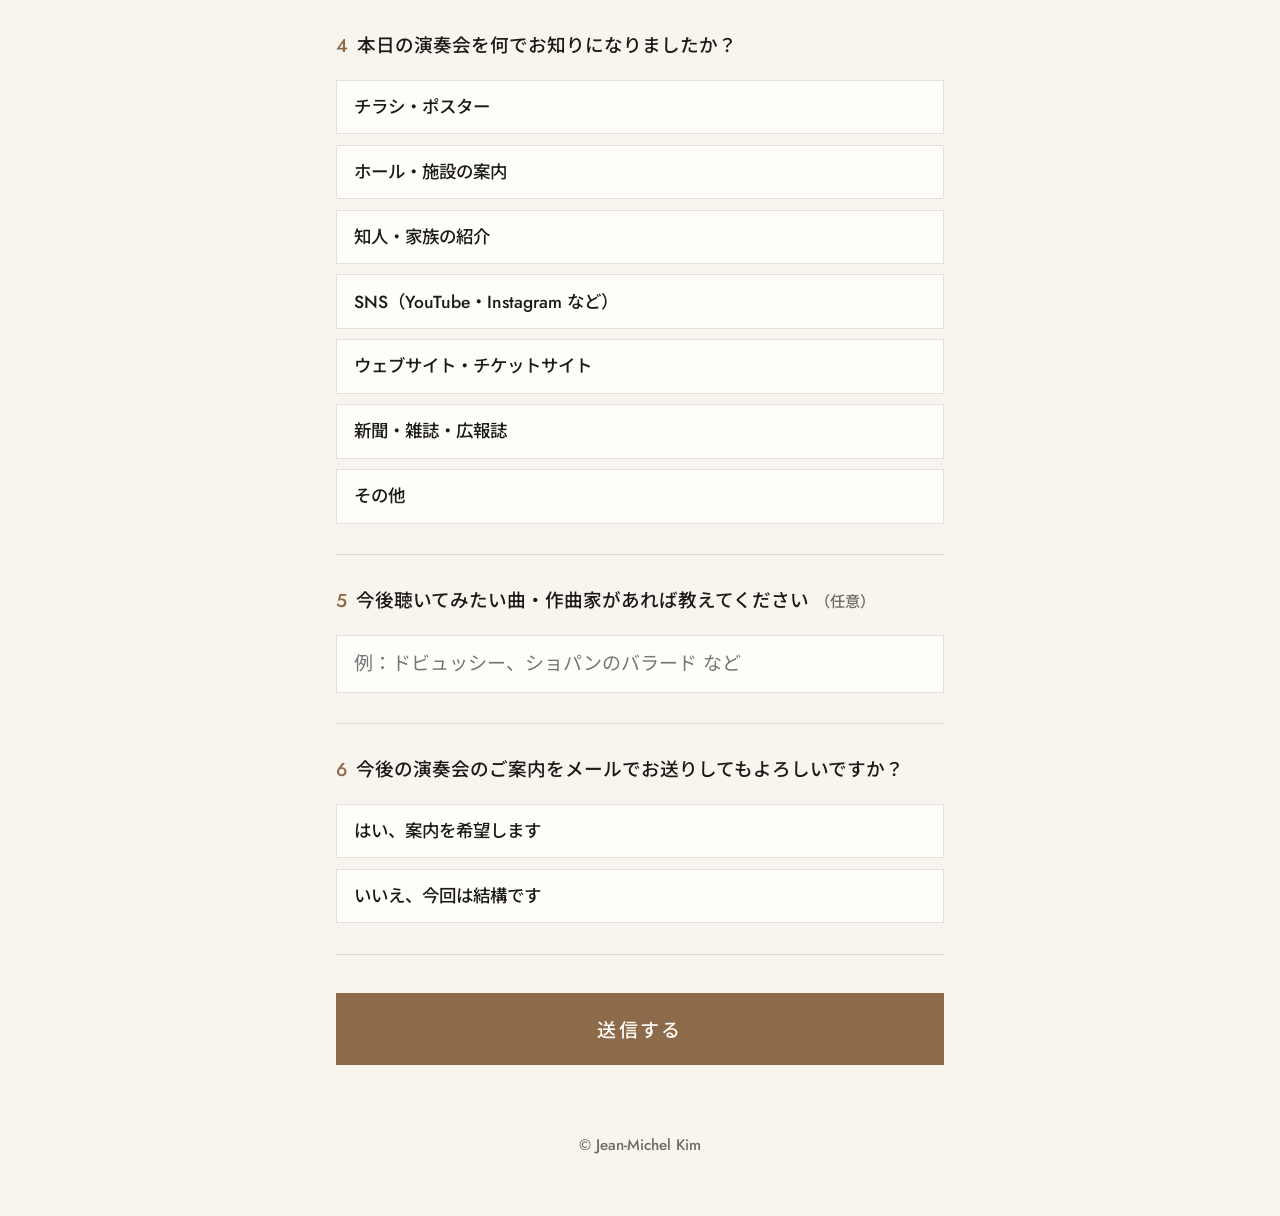
<file: survey.html>
<!DOCTYPE html>
<html lang="ja">
<head>
<meta charset="UTF-8">
<meta name="viewport" content="width=device-width, initial-scale=1.0">
<meta name="robots" content="noindex">
<link rel="stylesheet" href="css/style.css">
<title>アンケート — Jean-Michel Kim</title>
<!--
  survey.html — 終演後アンケート（QRコードからアクセスする専用ページ）
  ------------------------------------------------------------
  ・どの公演のアンケートかは URL の ?d=YYYY-MM-DD で指定します
    （例 survey.html?d=2026-10-25）。js/data/schedule.js の公演情報と
    曲目が自動で表示されます。?d が無い場合は、今日以前で一番新しい公演。
  ・回答は Googleフォームに送信され、Googleスプレッドシートに集まります。
    送信先は下の GOOGLE_FORM で設定します（Googleフォーム側の質問は
    すべて「記述式」または「段落」、必須なしにしておくこと）。
  ・ナビゲーションには載せていません（QRコードからのみアクセス）。
-->
<style>
  body[data-page="survey"] { --color-gold: #8c6a4a; --color-gold-soft: #b89877; }
  .survey-wrap { max-width: 640px; margin: 0 auto; padding: 0 16px; }
  .survey-top { padding: 2.2rem 0 2rem; border-bottom: 1px solid var(--color-line); }
  .survey-top .nav-logo { font-family: var(--font-display); font-style: italic; font-size: 1.3rem; }
  .survey-top h1 { font-family: var(--font-display); font-size: clamp(1.6rem, 6vw, 2.3rem); margin-top: 0.8em; line-height: 1.35; }
  .concert-meta { margin-top: 1.2rem; color: var(--color-ink-soft); font-size: 0.95rem; line-height: 1.7; }
  .concert-meta strong { color: var(--color-ink); font-weight: 500; }
  .survey-lead { margin: 1.8rem 0 0.4rem; color: var(--color-ink-soft); }
  .q { padding: 1.6rem 0; border-bottom: 1px solid var(--color-line); }
  .q-title { font-family: var(--font-ui); font-weight: 500; font-size: 0.98rem; margin-bottom: 0.9rem; }
  .q-title .num { color: var(--color-gold); margin-right: 0.5em; }
  .q-title .opt { color: var(--color-ink-faint); font-size: 0.8rem; margin-left: 0.4em; }
  .q-note { font-size: 0.85rem; color: var(--color-ink-faint); margin: -0.4rem 0 0.9rem; }
  .choices { display: flex; flex-direction: column; gap: 0.55rem; }
  .choices.row { flex-direction: row; flex-wrap: wrap; }
  .choice { position: relative; }
  .choice input { position: absolute; opacity: 0; pointer-events: none; }
  .choice span {
    display: block; padding: 0.75em 1em; border: 1px solid var(--color-line);
    background: var(--color-white); font-family: var(--font-ui); font-size: 0.92rem;
    line-height: 1.5; cursor: pointer; transition: border-color .2s, background .2s;
  }
  .choice input:checked + span { border-color: var(--color-gold); background: #f3ebe0; box-shadow: inset 3px 0 0 var(--color-gold); }
  .choice input:focus-visible + span { outline: 2px solid var(--color-gold); outline-offset: 2px; }
  .rating .choice { flex: 1 1 0; min-width: 52px; }
  .rating .choice span { text-align: center; padding: 0.8em 0; font-size: 1.05rem; }
  .rating-legend { display: flex; justify-content: space-between; font-size: 0.78rem; color: var(--color-ink-faint); margin-top: 0.4rem; font-family: var(--font-ui); }
  .q textarea, .q input[type="text"], .q input[type="email"] {
    width: 100%; background: var(--color-white); border: 1px solid var(--color-line);
    padding: 0.75em 0.9em; font-size: 1rem; color: var(--color-ink); font-family: var(--font-ui);
  }
  .q textarea:focus, .q input:focus { outline: none; border-color: var(--color-gold); }
  .q label.sub { display: block; font-family: var(--font-ui); font-size: 0.85rem; color: var(--color-ink-faint); margin: 1rem 0 0.4rem; }
  .other-input { margin-top: 0.5rem; display: none; }
  .contact-fields { display: none; margin-top: 0.4rem; }
  .privacy { font-size: 0.82rem; color: var(--color-ink-faint); line-height: 1.7; margin-top: 1rem; background: rgba(255,253,250,0.6); padding: 0.9em 1em; border-left: 2px solid var(--color-gold-soft); }
  .submit-row { padding: 2rem 0 1rem; text-align: center; }
  .submit-row .btn { width: 100%; justify-content: center; font-size: 1rem; padding: 1.1em; background: var(--color-gold); color: var(--color-white); border-color: var(--color-gold); }
  .submit-row .btn[disabled] { opacity: 0.6; cursor: wait; }
  .form-error { color: #7a3030; font-size: 0.9rem; margin-top: 0.9rem; display: none; }
  .thanks { display: none; padding: 3rem 0; text-align: center; }
  .thanks h2 { font-size: 2rem; font-style: italic; }
  .thanks p { color: var(--color-ink-soft); margin-top: 1.2rem; }
  .thanks .links { margin-top: 2rem; display: flex; flex-direction: column; gap: 0.8rem; align-items: center; }
  .survey-foot { padding: 2.5rem 0 3rem; text-align: center; font-size: 0.8rem; color: var(--color-ink-faint); font-family: var(--font-ui); }
</style>
</head>
<body data-page="survey">

<div class="survey-wrap">

  <header class="survey-top">
    <a href="index.html" class="nav-logo">Jean-Michel Kim</a>
    <h1>本日はご来場いただき、<br>誠にありがとうございました。</h1>
    <div class="concert-meta" id="concert-meta"></div>
  </header>

  <form id="survey-form" novalidate>
    <p class="survey-lead">今後の演奏活動の参考にさせていただきたく、アンケートへのご協力をお願いいたします（所要時間 約2分）。</p>

    <div class="q">
      <div class="q-title"><span class="num">1</span>本日の演奏会はいかがでしたか？</div>
      <div class="choices row rating">
        <label class="choice"><input type="radio" name="rating" value="5"><span>5</span></label>
        <label class="choice"><input type="radio" name="rating" value="4"><span>4</span></label>
        <label class="choice"><input type="radio" name="rating" value="3"><span>3</span></label>
        <label class="choice"><input type="radio" name="rating" value="2"><span>2</span></label>
        <label class="choice"><input type="radio" name="rating" value="1"><span>1</span></label>
      </div>
      <div class="rating-legend"><span>とても良かった</span><span>良くなかった</span></div>
    </div>

    <div class="q">
      <div class="q-title"><span class="num">2</span>特に印象に残った曲は？<span class="opt">（複数選択可）</span></div>
      <div class="choices" id="pieces"></div>
    </div>

    <div class="q">
      <div class="q-title"><span class="num">3</span>ご感想・メッセージをお聞かせください</div>
      <textarea name="comment" rows="5" placeholder="ご自由にお書きください"></textarea>
      <label class="choice" style="margin-top:0.7rem;"><input type="checkbox" name="quoteOk" value="可"><span>ご感想を、お名前を伏せてウェブサイト・SNS等でご紹介してもよい</span></label>
    </div>

    <div class="q">
      <div class="q-title"><span class="num">4</span>本日の演奏会を何でお知りになりましたか？</div>
      <div class="choices" id="source">
        <label class="choice"><input type="checkbox" name="source" value="チラシ・ポスター"><span>チラシ・ポスター</span></label>
        <label class="choice"><input type="checkbox" name="source" value="ホール・施設の案内"><span>ホール・施設の案内</span></label>
        <label class="choice"><input type="checkbox" name="source" value="知人・家族の紹介"><span>知人・家族の紹介</span></label>
        <label class="choice"><input type="checkbox" name="source" value="SNS"><span>SNS（YouTube・Instagram など）</span></label>
        <label class="choice"><input type="checkbox" name="source" value="ウェブサイト"><span>ウェブサイト・チケットサイト</span></label>
        <label class="choice"><input type="checkbox" name="source" value="新聞・雑誌"><span>新聞・雑誌・広報誌</span></label>
        <label class="choice"><input type="checkbox" name="source" value="その他" data-other="source-other"><span>その他</span></label>
      </div>
      <input type="text" class="other-input" id="source-other" placeholder="その他（具体的に）">
    </div>

    <div class="q">
      <div class="q-title"><span class="num">5</span>今後聴いてみたい曲・作曲家があれば教えてください<span class="opt">（任意）</span></div>
      <input type="text" name="wish" placeholder="例：ドビュッシー、ショパンのバラード など">
    </div>

    <div class="q">
      <div class="q-title"><span class="num">6</span>今後の演奏会のご案内をメールでお送りしてもよろしいですか？</div>
      <div class="choices">
        <label class="choice"><input type="radio" name="optin" value="希望する"><span>はい、案内を希望します</span></label>
        <label class="choice"><input type="radio" name="optin" value="希望しない"><span>いいえ、今回は結構です</span></label>
      </div>
      <div class="contact-fields" id="contact-fields">
        <label class="sub" for="f-name">お名前</label>
        <input type="text" id="f-name" name="name" autocomplete="name">
        <label class="sub" for="f-email">メールアドレス</label>
        <input type="email" id="f-email" name="email" autocomplete="email" inputmode="email" placeholder="example@mail.com">
        <p class="privacy">ご記入いただいたお名前・メールアドレスは、Jean-Michel Kim の演奏会・CD等のご案内にのみ使用し、第三者に提供することはありません。配信はいつでも停止できます。</p>
      </div>
    </div>

    <div class="submit-row">
      <button type="submit" class="btn" id="submit-btn">送信する</button>
      <p class="form-error" id="form-error"></p>
    </div>
  </form>

  <section class="thanks" id="thanks">
    <div class="eyebrow">Merci beaucoup</div>
    <h2>ご回答ありがとうございました</h2>
    <p>いただいたお声は、今後の演奏活動の励みにさせていただきます。<br>またお会いできますことを楽しみにしております。</p>
    <div class="links">
      <a class="btn btn-gold" href="schedule.html">今後の公演を見る</a>
      <a class="btn" href="index.html">ウェブサイトへ</a>
    </div>
  </section>

  <footer class="survey-foot">© Jean-Michel Kim</footer>
</div>

<script src="js/data/schedule.js"></script>
<script>
  /* ============================================================
     送信先（Googleフォーム）の設定
     formId : フォームのURL「https://docs.google.com/forms/d/e/【ここ】/viewform」
     entries: 各質問の entry 番号（事前入力URLから取得）
     ============================================================ */
  const GOOGLE_FORM = {
    formId: "1FAIpQLSdrTXbnyiGvpmQlnLDy39Uz9-2RCGFLoL2ocbWIObKIdkMaLA",
    entries: {
      rating: "2100467542",   // 満足度（均等目盛 1〜5）
      pieces: "1086062480",   // 印象に残った曲
      comment: "2059915964",  // ご感想
      quoteOk: "2010934220",  // 感想の紹介可否
      source: "472976172",    // 知ったきっかけ
      wish: "976853788",      // 今後聴きたい曲
      optin: "667360678",     // 案内の希望
      name: "1654087886",     // お名前
      email: "927007298"      // メールアドレス
    }
  };

  /* ---------- 公演情報と曲目の表示 ---------- */
  const params = new URLSearchParams(location.search);
  const todayStr = new Date().toLocaleDateString("sv-SE"); // YYYY-MM-DD
  const concert = SCHEDULE.find((c) => c.date === params.get("d"))
    || SCHEDULE.filter((c) => c.date <= todayStr).sort((a, b) => b.date.localeCompare(a.date))[0];

  if (concert) {
    const [y, m, d] = concert.date.split("-").map(Number);
    document.getElementById("concert-meta").innerHTML =
      `<strong>ジャン＝ミシェル・キム ピアノ・リサイタル</strong><br>` +
      `${y}年${m}月${d}日 ${concert.city.ja}<br>${concert.venue.ja}`;

    const piecesEl = document.getElementById("pieces");
    const pieces = concert.program.ja.split("／").map((s) => s.trim()).filter(Boolean);
    pieces.forEach((p) => {
      const label = document.createElement("label");
      label.className = "choice";
      label.innerHTML = `<input type="checkbox" name="pieces"><span></span>`;
      label.querySelector("input").value = p;
      label.querySelector("span").textContent = p;
      piecesEl.appendChild(label);
    });
    const encore = document.createElement("label");
    encore.className = "choice";
    encore.innerHTML = `<input type="checkbox" name="pieces" value="アンコール"><span>アンコール</span>`;
    piecesEl.appendChild(encore);
  }

  /* ---------- 「その他」・案内希望の表示切り替え ---------- */
  document.querySelectorAll("input[data-other]").forEach((cb) => {
    const other = document.getElementById(cb.dataset.other);
    cb.addEventListener("change", () => { other.style.display = cb.checked ? "block" : "none"; });
  });
  document.querySelectorAll('input[name="optin"]').forEach((r) => {
    r.addEventListener("change", () => {
      document.getElementById("contact-fields").style.display = r.value === "希望する" && r.checked ? "block" : "none";
    });
  });

  /* ---------- 送信 ---------- */
  const form = document.getElementById("survey-form");
  const errorEl = document.getElementById("form-error");
  const btn = document.getElementById("submit-btn");

  function showError(msg) { errorEl.textContent = msg; errorEl.style.display = "block"; }

  form.addEventListener("submit", (e) => {
    e.preventDefault();
    errorEl.style.display = "none";

    const fd = new FormData(form);
    const checked = (name) => fd.getAll(name).join("、");
    let source = fd.getAll("source");
    const otherText = document.getElementById("source-other").value.trim();
    if (otherText) source = source.map((s) => (s === "その他" ? `その他（${otherText}）` : s));

    const values = {
      rating: fd.get("rating") || "",
      pieces: checked("pieces"),
      comment: (fd.get("comment") || "").trim(),
      quoteOk: fd.get("quoteOk") ? "可" : "",
      source: source.join("、"),
      wish: (fd.get("wish") || "").trim(),
      optin: fd.get("optin") || "",
      name: (fd.get("name") || "").trim(),
      email: (fd.get("email") || "").trim()
    };
    if (values.optin !== "希望する") { values.name = ""; values.email = ""; }

    if (!values.rating && !values.pieces && !values.comment && !values.source && !values.wish && !values.optin) {
      return showError("いずれかの項目にご回答のうえ、送信してください。");
    }
    if (values.optin === "希望する" && !/^[^\s@]+@[^\s@]+\.[^\s@]+$/.test(values.email)) {
      return showError("ご案内をご希望の場合は、メールアドレスを正しくご入力ください。");
    }
    if (!GOOGLE_FORM.formId) {
      return showError("ただいま送信の準備中です。恐れ入りますが、しばらくしてから再度お試しください。");
    }

    const body = new URLSearchParams();
    Object.entries(values).forEach(([key, val]) => {
      const entry = GOOGLE_FORM.entries[key];
      if (entry && val) body.append(`entry.${entry}`, val);
    });

    btn.disabled = true;
    btn.textContent = "送信中…";
    // Googleフォームはクロスオリジンの応答を返さないため no-cors で送信（応答内容は読めない）
    fetch(`https://docs.google.com/forms/d/e/${GOOGLE_FORM.formId}/formResponse`, {
      method: "POST", mode: "no-cors", body
    }).then(() => {
      form.style.display = "none";
      document.getElementById("thanks").style.display = "block";
      window.scrollTo(0, 0);
    }).catch(() => {
      btn.disabled = false;
      btn.textContent = "送信する";
      showError("送信できませんでした。電波の良い場所で、もう一度お試しください。");
    });
  });
</script>
</body>
</html>
</file>
<file: css/style.css>
/* ============================================================
   PIANIST PORTFOLIO — DESIGN SYSTEM
   Palette   : ivoire chaud / encre / accent or
   Display   : Cormorant Garamond (titres)
   Body      : EB Garamond (texte éditorial)
   UI        : Jost (nav, boutons, labels)
   JA fallback: Noto Serif JP / Noto Sans JP
   ============================================================ */

@import url('https://fonts.googleapis.com/css2?family=Cormorant+Garamond:ital,wght@0,400;0,500;0,600;1,400;1,500&family=EB+Garamond:ital,wght@0,400;0,500;1,400&family=Jost:wght@400;500;600&family=Noto+Serif+JP:wght@400;500;600&family=Noto+Sans+JP:wght@400;500&display=swap');

:root {
  --color-bg: #f8f4ee;
  --color-bg-alt: #efe7da;
  --color-ink: #1c1a17;
  --color-ink-soft: #4a453d;
  --color-ink-faint: #726b60;
  --color-gold: #a5824f;
  --color-gold-soft: #cbad7c;
  --color-line: rgba(28, 26, 23, 0.12);
  --color-white: #fffdfa;
  --color-overlay: rgba(12, 10, 8, 0.55);

  --font-display: 'Cormorant Garamond', 'Noto Serif JP', serif;
  --font-body: 'EB Garamond', 'Noto Serif JP', Georgia, serif;
  --font-ui: 'Jost', 'Noto Sans JP', sans-serif;

  --max-width: 1240px;
  --gutter: clamp(1.25rem, 4vw, 4rem);
  --ease: cubic-bezier(0.4, 0, 0.2, 1);
  --header-h: 88px;
}

/* ---------- ページごとのアクセントカラー ----------
   背景・文字色（象牙×インク）は全ページ共通のまま、
   アクセントカラー（--color-gold）だけをページごとに変える。
   ホーム/ディスコグラフィー = ゴールド（A）
   プロフィール/ギャラリー   = ボルドー（C）
   スケジュール/コンタクト   = ブロンズ（B）
   批評                     = セージグリーン（D）
   ページを増やす場合は、ここに body[data-page="..."] を追加するだけ。 */
body[data-page="home"],
body[data-page="discography"] {
  --color-gold: #a5824f;
  --color-gold-soft: #cbad7c;
}
body[data-page="biography"],
body[data-page="gallery"] {
  --color-gold: #7a3030;
  --color-gold-soft: #a56464;
}
body[data-page="schedule"],
body[data-page="contact"] {
  --color-gold: #8c6a4a;
  --color-gold-soft: #b89877;
}
body[data-page="press"] {
  --color-gold: #4d6b52;
  --color-gold-soft: #7d9a82;
}

/* ---------- Reset ---------- */
*, *::before, *::after { box-sizing: border-box; }
/* rem指定の基準値をここで一括して引き上げる（サイト全体の文字を大きく） */
html { scroll-behavior: smooth; font-size: 19px; }
@media (max-width: 480px) { html { font-size: 17px; } }
body {
  margin: 0;
  background-color: var(--color-bg);
  background-image:
    linear-gradient(rgba(248, 244, 238, 0.82), rgba(248, 244, 238, 0.82)),
    url('../images/texture-linen.jpg');
  background-size: cover;
  background-position: center top;
  background-repeat: no-repeat;
  background-attachment: fixed;
  color: var(--color-ink);
  font-family: var(--font-body);
  font-size: 1rem;
  font-weight: 500;
  line-height: 1.75;
  -webkit-font-smoothing: antialiased;
}
img { max-width: 100%; display: block; }
a { color: inherit; text-decoration: none; }
ul { list-style: none; margin: 0; padding: 0; }
h1, h2, h3, h4 { font-family: var(--font-display); font-weight: 500; margin: 0; line-height: 1.15; }
p { margin: 0 0 1.1em; }
button { font-family: inherit; cursor: pointer; }
input, textarea { font-family: var(--font-body); }

.container {
  max-width: var(--max-width);
  margin: 0 auto;
  padding: 0 var(--gutter);
}

.eyebrow {
  font-family: var(--font-ui);
  font-size: 0.82rem;
  font-weight: 500;
  letter-spacing: 0.2em;
  text-transform: uppercase;
  color: var(--color-gold);
}

.section-title {
  font-size: clamp(2rem, 4vw, 3rem);
  font-style: italic;
  margin-top: 0.4em;
}

.section-intro { color: var(--color-ink-soft); max-width: 62ch; }

.divider {
  width: 56px;
  height: 1px;
  background: var(--color-gold);
  margin: 1.6em 0;
}

.btn {
  display: inline-flex;
  align-items: center;
  gap: 0.6em;
  font-family: var(--font-ui);
  font-size: 0.86rem;
  font-weight: 500;
  letter-spacing: 0.12em;
  text-transform: uppercase;
  padding: 0.95em 1.9em;
  border: 1px solid var(--color-ink);
  color: var(--color-ink);
  background: transparent;
  transition: background var(--ease), color var(--ease), border-color var(--ease);
}
.btn:hover { background: var(--color-ink); color: var(--color-white); }
.btn-gold { border-color: var(--color-gold); color: var(--color-gold); }
.btn-gold:hover { background: var(--color-gold); color: var(--color-white); }
.btn-invert { border-color: rgba(255,255,255,0.7); color: #fff; }
.btn-invert:hover { background: #fff; color: var(--color-ink); }
.btn-small { padding: 0.6em 1.3em; font-size: 0.78rem; }

/* ---------- Header ---------- */
#site-header { position: fixed; inset: 0 0 auto 0; z-index: 100; }
.nav-inner {
  height: var(--header-h);
  display: flex;
  align-items: center;
  justify-content: space-between;
  padding: 0 var(--gutter);
  transition: background var(--ease), box-shadow var(--ease), color var(--ease), height var(--ease);
  color: #fff;
}
body[data-page="home"] .nav-inner { background: transparent; }
.nav-inner.is-solid,
body:not([data-page="home"]) .nav-inner {
  background: rgba(248, 244, 238, 0.94);
  backdrop-filter: blur(10px);
  color: var(--color-ink);
  box-shadow: 0 1px 0 var(--color-line);
  height: 76px;
}

.nav-logo {
  font-family: var(--font-display);
  font-style: italic;
  font-size: 1.35rem;
  letter-spacing: 0.02em;
  white-space: nowrap;
}

.nav-links { display: flex; gap: 2.1rem; }
.nav-links a {
  font-family: var(--font-ui);
  font-size: 0.82rem;
  font-weight: 500;
  letter-spacing: 0.13em;
  text-transform: uppercase;
  padding-bottom: 6px;
  border-bottom: 1px solid transparent;
  opacity: 0.9;
  transition: opacity var(--ease), border-color var(--ease);
}
.nav-links a:hover, .nav-links a.is-active { opacity: 1; border-color: currentColor; }

.nav-right { display: flex; align-items: center; gap: 1.4rem; }

.nav-youtube {
  font-family: var(--font-ui); font-size: 0.78rem; font-weight: 500; letter-spacing: 0.08em; text-transform: uppercase;
  border: 1px solid currentColor; border-radius: 999px; padding: 0.45em 1em; opacity: 0.9;
  transition: background var(--ease), color var(--ease);
}
.nav-youtube:hover { background: var(--color-gold); border-color: var(--color-gold); color: #fff; opacity: 1; }

.lang-switch { display: flex; gap: 0.5rem; font-family: var(--font-ui); font-size: 0.8rem; font-weight: 500; letter-spacing: 0.04em; }
.lang-switch button {
  background: none; border: none; color: inherit; opacity: 0.55; padding: 0.2em 0.15em;
  border-bottom: 1px solid transparent;
}
.lang-switch button.is-active { opacity: 1; border-color: currentColor; }
.lang-switch button:hover { opacity: 1; }

.nav-burger { display: none; background: none; border: none; font-size: 1.3rem; color: inherit; }

/* ヘッダーのYouTubeボタンは、モバイルではメニュー内に表示するため
   通常時は隠しておく（.nav-youtube-flyout は #nav-links の中にある複製） */
.nav-youtube-flyout { display: none; }

@media (max-width: 880px) {
  .nav-links {
    position: fixed; inset: 76px 0 0 0; height: calc(100vh - 76px);
    background: var(--color-bg); color: var(--color-ink);
    flex-direction: column; align-items: flex-start; gap: 1.6rem;
    padding: 3rem var(--gutter); transform: translateX(100%);
    transition: transform var(--ease); overflow-y: auto;
  }
  .nav-links.is-open { transform: translateX(0); }
  .nav-links a { font-size: 0.95rem; }
  .nav-burger { display: block; }
  .nav-youtube-flyout {
    display: inline-flex; margin-top: 1rem; padding-top: 1.6rem;
    border-top: 1px solid var(--color-line);
    font-size: 0.85rem !important;
  }
}

/* 幅の狭いスマートフォンでは、ヘッダー内のYouTubeボタンが
   ロゴ・言語切替・メニューボタンと衝突するため非表示にする
   （代わりにメニューを開くと .nav-youtube-flyout が表示される） */
@media (max-width: 560px) {
  .nav-youtube { display: none; }
}

/* 狭い画面でロゴ・言語切替・メニューボタンが収まりきらず
   はみ出すのを防ぐ */
@media (max-width: 480px) {
  .nav-inner { padding: 0 1rem; }
  .nav-logo { font-size: 0.95rem; letter-spacing: 0; }
  .nav-right { gap: 0.5rem; }
  .lang-switch { gap: 0.25rem; font-size: 0.72rem; }
  .nav-burger { font-size: 1.05rem; }
}

/* ---------- Hero (home) ---------- */
.hero {
  position: relative; min-height: 100svh; display: flex; align-items: flex-end;
  color: #fff; overflow: hidden; background: #14120f;
}
.hero-media { position: absolute; inset: 0; }
.hero-media img, .hero-media video {
  width: 100%; height: 100%; object-fit: cover; object-position: center 28%;
}
/* 縦長のスマホ画面では、横長の写真を中央基準で切り抜くと顔が見切れるため、
   被写体（顔）がある左寄りを基準に切り抜く */
@media (max-width: 640px) {
  .hero-media img, .hero-media video { object-position: 32% 24%; }
}
.hero-media::after {
  content: ""; position: absolute; inset: 0;
  background: linear-gradient(180deg, rgba(10,9,7,0.15) 0%, rgba(10,9,7,0.15) 40%, rgba(8,7,6,0.85) 100%);
}
.hero-content { position: relative; z-index: 2; padding: 0 var(--gutter) 6.5rem; width: 100%; }
.hero-eyebrow { color: var(--color-gold-soft); }
.hero-title {
  font-size: clamp(2.8rem, 8vw, 6.2rem); font-style: italic; margin: 0.15em 0 0.25em;
}
.hero-subtitle { font-family: var(--font-ui); text-transform: uppercase; letter-spacing: 0.18em; font-size: 0.8rem; opacity: 0.85; margin-bottom: 2rem; }
.hero-actions { display: flex; gap: 1rem; flex-wrap: wrap; }
.scroll-cue {
  position: absolute; right: var(--gutter); bottom: 2.2rem; z-index: 2;
  writing-mode: vertical-rl; font-family: var(--font-ui); font-size: 0.68rem;
  letter-spacing: 0.2em; text-transform: uppercase; color: rgba(255,255,255,0.7);
  display: flex; align-items: center; gap: 0.8rem;
}
.scroll-cue::after { content: ""; width: 1px; height: 44px; background: rgba(255,255,255,0.5); }

/* ---------- Generic sections ---------- */
section { padding: clamp(4rem, 9vw, 7.5rem) 0; }
.section-alt { background: var(--color-bg-alt); }
.section-head { display: flex; justify-content: space-between; align-items: flex-end; gap: 2rem; margin-bottom: 3rem; flex-wrap: wrap; }

.two-col {
  display: grid; grid-template-columns: 1fr 1fr; gap: clamp(2rem, 6vw, 5rem); align-items: center;
}
@media (max-width: 880px) { .two-col { grid-template-columns: 1fr; } }

.frame-photo { position: relative; }
.frame-photo img { width: 100%; aspect-ratio: 4 / 5; object-fit: cover; }
.frame-photo.is-square img { aspect-ratio: 1 / 1; object-fit: contain; background: var(--color-bg-alt); }
.frame-photo::before {
  content: ""; position: absolute; inset: 18px; border: 1px solid var(--color-gold); z-index: -1;
}

/* Home: featured concert banner (schedule.js item with highlight: true) */
.featured-concert {
  padding: clamp(3rem, 7vw, 4.5rem) 0;
  background: var(--color-ink);
  color: var(--color-white);
  text-align: center;
}
.featured-concert-inner { display: flex; flex-direction: column; align-items: center; }
.featured-concert-eyebrow { color: var(--color-gold-soft); }
.featured-concert-venue {
  font-style: italic;
  font-size: clamp(2.4rem, 6vw, 4.2rem);
  margin: 0.3em 0 0.15em;
}
.featured-concert-date {
  font-family: var(--font-ui);
  font-size: 1.05rem;
  letter-spacing: 0.04em;
  color: rgba(255, 253, 250, 0.85);
}
.featured-concert-program {
  max-width: 62ch;
  margin: 1em 0 1.6em;
  color: rgba(255, 253, 250, 0.7);
  font-size: 0.95rem;
}
.featured-concert-cta.btn-gold { border-color: var(--color-gold-soft); color: var(--color-gold-soft); }
.featured-concert-cta.btn-gold:hover { background: var(--color-gold-soft); color: var(--color-ink); }

/* Home: announcement callout (special project highlight) */
.announce {
  margin-top: 2.2rem;
  padding: 1.7rem 2rem;
  border: 1px solid var(--color-gold);
  background-color: rgba(165, 130, 79, 0.07);
  background-image:
    linear-gradient(rgba(255, 253, 250, 0.62), rgba(255, 253, 250, 0.62)),
    url('../images/texture-marble.jpg');
  background-size: cover;
  background-position: center;
}
.announce-title {
  font-family: var(--font-display); font-style: italic;
  font-size: clamp(1.35rem, 2.6vw, 1.85rem); line-height: 1.25;
  margin: 0.3em 0 0.5em; color: var(--color-ink);
}
.announce-text { color: var(--color-ink-soft); font-size: 0.92rem; margin-bottom: 0; }
/* 和文の中に混じる西洋数字は、Cormorant GaramondとNoto Serif JPの
   字面の大きさが揃わないため、見た目のサイズを漢字に合わせて補正する */
.announce-title .num { font-size: 1.4em; letter-spacing: 0; }
.announce-text .num { font-size: 1.15em; letter-spacing: 0; }

/* Home: upcoming preview */
.upcoming-list { display: flex; flex-direction: column; }
.upcoming-item {
  display: grid; grid-template-columns: 90px 1fr auto; gap: 1.6rem; align-items: center;
  padding: 1.5rem 0; border-top: 1px solid var(--color-line);
}
.upcoming-item:last-child { border-bottom: 1px solid var(--color-line); }
/* スマホ幅では「日付・会場・チケット」を横一列に収めると曲目が
   極端に狭くなり読みにくくなるため、日付＋本文の2列にし、
   チケットボタンは下の行に回す */
@media (max-width: 640px) {
  .upcoming-item {
    grid-template-columns: 3.2rem 1fr;
    row-gap: 0.5rem;
    padding: 1.3rem 0;
  }
  .upcoming-item .btn {
    grid-column: 1 / -1;
    justify-self: start;
  }
}
.date-block { font-family: var(--font-ui); }
.date-block .day { font-family: var(--font-display); font-size: 2rem; line-height: 1; color: var(--color-gold); }
.date-block .month { font-size: 0.8rem; font-weight: 500; letter-spacing: 0.12em; text-transform: uppercase; color: var(--color-ink-faint); }
.upcoming-meta .venue { font-family: var(--font-display); font-size: 1.35rem; font-style: italic; }
.upcoming-meta .city { color: var(--color-ink-soft); font-size: 1rem; }
.upcoming-meta .program { color: var(--color-ink-faint); font-size: 0.95rem; margin-top: 0.2em; }
.past-toggle { margin-top: 2rem; }
.upcoming-item.is-past { opacity: 0.6; }

/* Press quote */
.press-quote {
  padding: 2.6rem 0; border-top: 1px solid var(--color-line);
}
.press-quote:last-child { border-bottom: 1px solid var(--color-line); }
.press-quote blockquote {
  font-family: var(--font-display); font-style: italic; font-size: clamp(1.4rem, 2.4vw, 1.8rem);
  margin: 0 0 0.9em;
}
.press-quote cite { font-family: var(--font-ui); font-style: normal; font-size: 0.86rem; font-weight: 500; letter-spacing: 0.06em; text-transform: uppercase; color: var(--color-gold); }
.press-quote .press-date { color: var(--color-ink-faint); font-size: 0.88rem; margin-left: 0.6em; }
.press-quote .press-link { display: inline-block; margin-top: 0.7em; font-family: var(--font-ui); font-size: 0.85rem; text-decoration: underline; color: var(--color-ink-soft); }

/* Discography grid */
.disco-grid { display: grid; grid-template-columns: repeat(auto-fill, minmax(240px, 1fr)); gap: 2.5rem; }
.disco-card .cover { aspect-ratio: 1; overflow: hidden; margin-bottom: 1.1rem; background: var(--color-bg-alt); }
.disco-card .cover img { width: 100%; height: 100%; object-fit: cover; transition: transform 0.6s var(--ease); }
.disco-card:hover .cover img { transform: scale(1.04); }
.disco-card h3 { font-size: 1.45rem; font-style: italic; }
.disco-card .meta { font-family: var(--font-ui); font-size: 0.85rem; font-weight: 500; letter-spacing: 0.05em; color: var(--color-ink-faint); margin: 0.3em 0 0.7em; text-transform: uppercase; }
.disco-card p { color: var(--color-ink-soft); font-size: 1rem; }
.disco-card .links { display: flex; gap: 1rem; margin-top: 0.8rem; }
.disco-card .links a { font-family: var(--font-ui); font-size: 0.82rem; font-weight: 500; text-transform: uppercase; letter-spacing: 0.06em; text-decoration: underline; }

/* Gallery */
.gallery-grid { display: grid; grid-template-columns: repeat(auto-fill, minmax(220px, 1fr)); gap: 0.6rem; }
.gallery-item { position: relative; aspect-ratio: 4/5; overflow: hidden; cursor: pointer; background: var(--color-bg-alt); }
.gallery-item img { width: 100%; height: 100%; object-fit: cover; transition: transform 0.6s var(--ease); }
.gallery-item:hover img { transform: scale(1.06); }

.lightbox {
  position: fixed; inset: 0; background: rgba(10,9,7,0.94); z-index: 300;
  display: flex; align-items: center; justify-content: center; padding: 4vh 4vw;
  opacity: 0; pointer-events: none; transition: opacity var(--ease);
}
.lightbox.is-open { opacity: 1; pointer-events: auto; }
.lightbox img { max-width: 100%; max-height: 88vh; object-fit: contain; }
.lightbox-close, .lightbox-prev, .lightbox-next {
  position: absolute; background: none; border: none; color: #fff; font-size: 1.6rem;
  opacity: 0.75;
}
.lightbox-close:hover, .lightbox-prev:hover, .lightbox-next:hover { opacity: 1; }
.lightbox-close { top: 2rem; right: 2rem; }
.lightbox-prev { left: 2rem; top: 50%; transform: translateY(-50%); }
.lightbox-next { right: 2rem; top: 50%; transform: translateY(-50%); }

/* 写真クレジット */
.photo-credit {
  position: absolute; z-index: 2; pointer-events: none;
  font-family: var(--font-ui); font-size: 0.62rem; letter-spacing: 0.04em;
  color: rgba(255, 255, 255, 0.9); background: rgba(10, 9, 7, 0.4);
  padding: 0.3em 0.65em; right: 0.6rem; bottom: 0.6rem;
}
.hero-credit {
  position: absolute; z-index: 2; top: calc(var(--header-h) + 1.5rem); right: var(--gutter);
  font-family: var(--font-ui); font-size: 0.65rem; letter-spacing: 0.06em;
  color: rgba(255, 255, 255, 0.75);
}
.lightbox-credit {
  position: absolute; z-index: 2; left: 0; right: 0; bottom: 1.4rem; text-align: center;
  font-family: var(--font-ui); font-size: 0.7rem; letter-spacing: 0.06em;
  color: rgba(255, 255, 255, 0.7);
}

/* Fallback for missing images */
.img-missing {
  display: flex; align-items: center; justify-content: center; text-align: center;
  background: linear-gradient(135deg, var(--color-bg-alt), #e2d7c3);
  color: var(--color-ink-faint); font-family: var(--font-ui); font-size: 0.72rem;
  letter-spacing: 0.08em; text-transform: uppercase; padding: 1rem;
}

/* Facts sidebar (biography) */
.facts-list { border-top: 1px solid var(--color-line); }
.facts-list li {
  display: flex; justify-content: space-between; gap: 1rem; padding: 0.9rem 0;
  border-bottom: 1px solid var(--color-line); font-family: var(--font-ui); font-size: 0.85rem;
}
.facts-list .label { color: var(--color-ink-faint); text-transform: uppercase; letter-spacing: 0.08em; font-size: 0.72rem; }

/* Contact */
.contact-grid { display: grid; grid-template-columns: 1.1fr 0.9fr; gap: clamp(2rem, 6vw, 5rem); }
@media (max-width: 880px) { .contact-grid { grid-template-columns: 1fr; } }
.field { margin-bottom: 1.4rem; }
.field label { display: block; font-family: var(--font-ui); font-size: 0.82rem; font-weight: 500; letter-spacing: 0.08em; text-transform: uppercase; color: var(--color-ink-faint); margin-bottom: 0.5em; }
.field input, .field textarea {
  width: 100%; background: transparent; border: none; border-bottom: 1px solid var(--color-line);
  padding: 0.7em 0; font-size: 1.1rem; color: var(--color-ink); resize: vertical;
}
.field input:focus, .field textarea:focus { outline: none; border-color: var(--color-gold); }
.contact-info dt { font-family: var(--font-ui); font-size: 0.82rem; font-weight: 500; letter-spacing: 0.08em; text-transform: uppercase; color: var(--color-ink-faint); margin-top: 1.6rem; }
.contact-info dd { margin: 0.3em 0 0; font-family: var(--font-display); font-size: 1.3rem; font-style: italic; }
.social-row { display: flex; gap: 1.2rem; margin-top: 2rem; }
.social-row a { font-family: var(--font-ui); font-size: 0.85rem; font-weight: 500; text-transform: uppercase; letter-spacing: 0.06em; border-bottom: 1px solid var(--color-ink); padding-bottom: 2px; }

/* Page header (non-home pages) */
.page-header { padding: calc(var(--header-h) + 3.5rem) 0 3rem; border-bottom: 1px solid var(--color-line); }

/* Footer */
#site-footer { background: var(--color-ink); color: rgba(255,255,255,0.85); }
.footer-inner { padding: 4.5rem 0 2.5rem; display: grid; grid-template-columns: 1.3fr 1fr 1fr; gap: 3rem; }
@media (max-width: 720px) { .footer-inner { grid-template-columns: 1fr; gap: 2.4rem; } }
.footer-name { font-family: var(--font-display); font-style: italic; font-size: 1.6rem; color: #fff; }
.footer-col h4 { font-family: var(--font-ui); font-size: 0.82rem; font-weight: 500; letter-spacing: 0.12em; text-transform: uppercase; color: var(--color-gold-soft); margin-bottom: 1rem; }
.footer-col a, .footer-col p { display: block; font-size: 1rem; margin-bottom: 0.55rem; opacity: 0.9; }
.footer-col a:hover { opacity: 1; text-decoration: underline; }
.footer-bottom {
  border-top: 1px solid rgba(255,255,255,0.12); padding: 1.4rem var(--gutter);
  font-family: var(--font-ui); font-size: 0.82rem; letter-spacing: 0.03em; opacity: 0.7;
  display: flex; justify-content: space-between; flex-wrap: wrap; gap: 0.6rem;
}

/* Reveal-on-scroll */
.reveal { opacity: 0; transform: translateY(24px); transition: opacity 0.8s var(--ease), transform 0.8s var(--ease); }
.reveal.is-visible { opacity: 1; transform: translateY(0); }

/* Utility */
.text-center { text-align: center; }
.mt-lg { margin-top: 3rem; }
</file>
